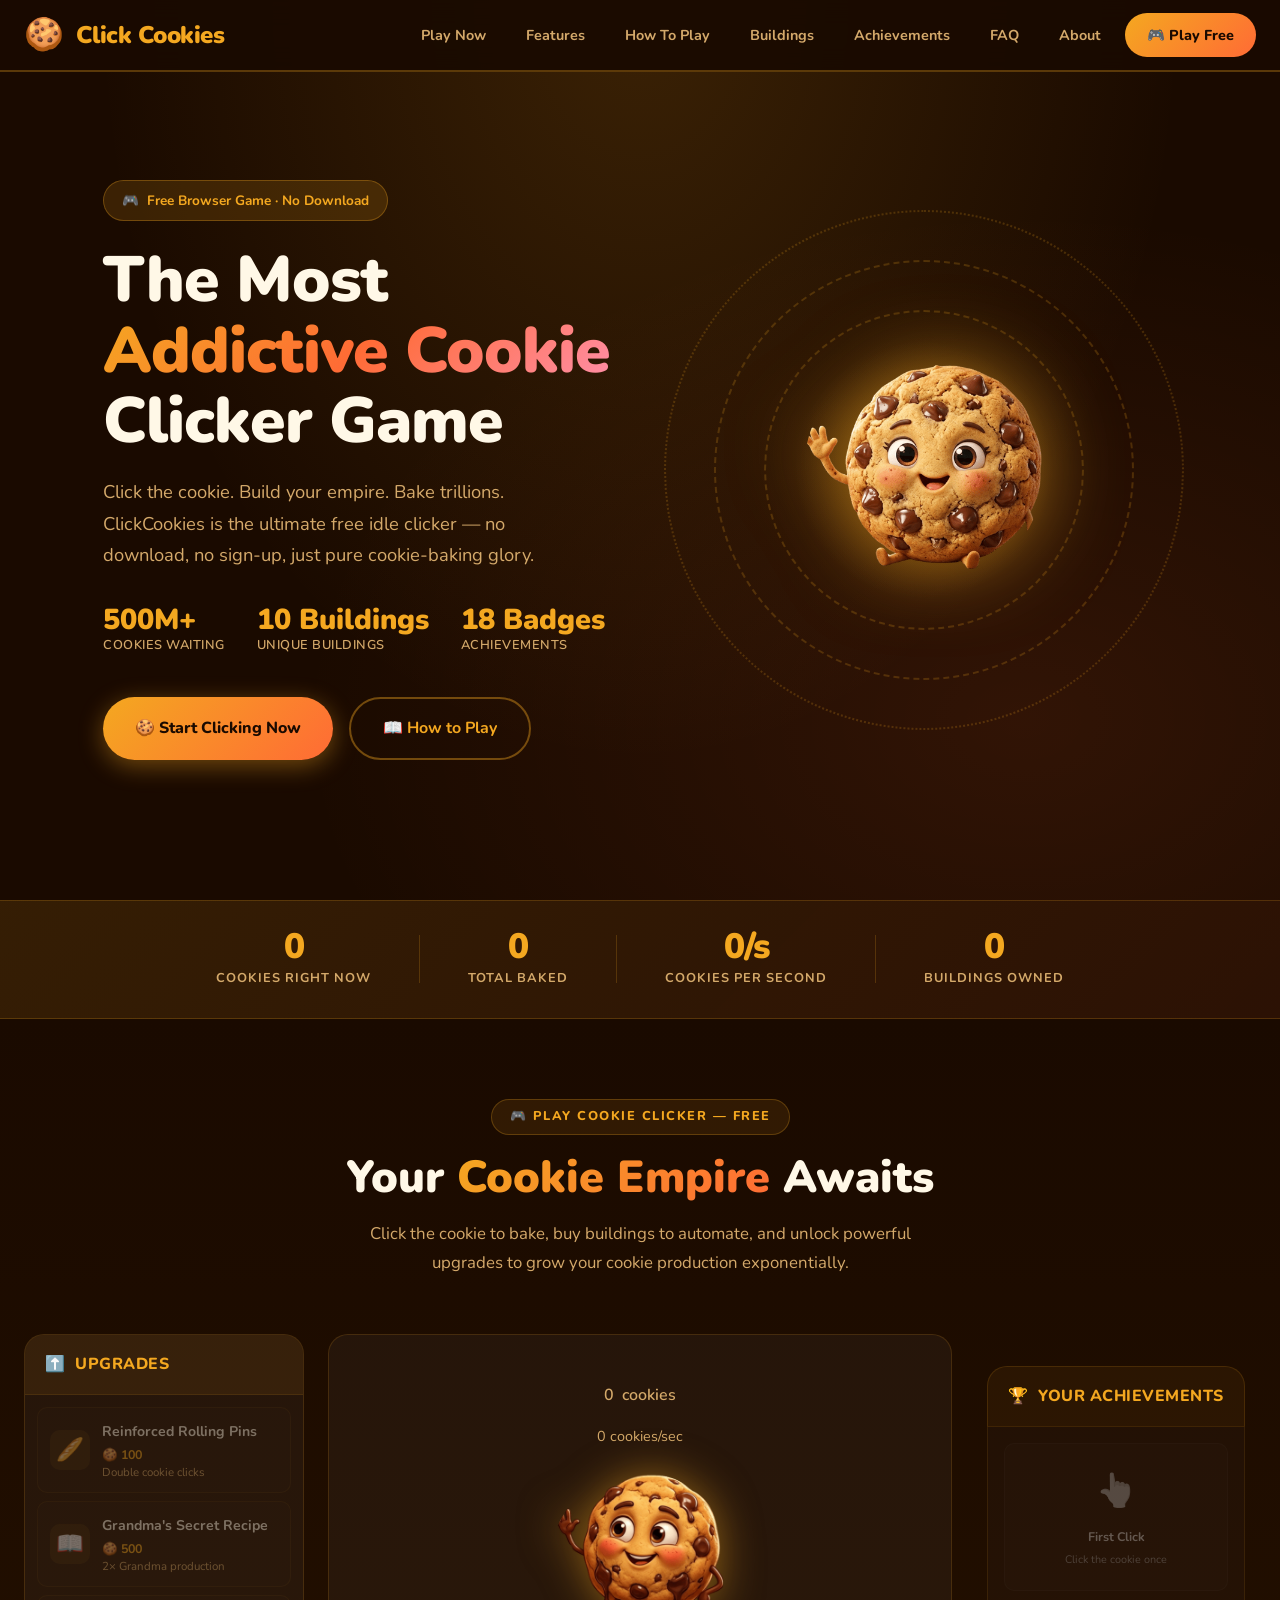
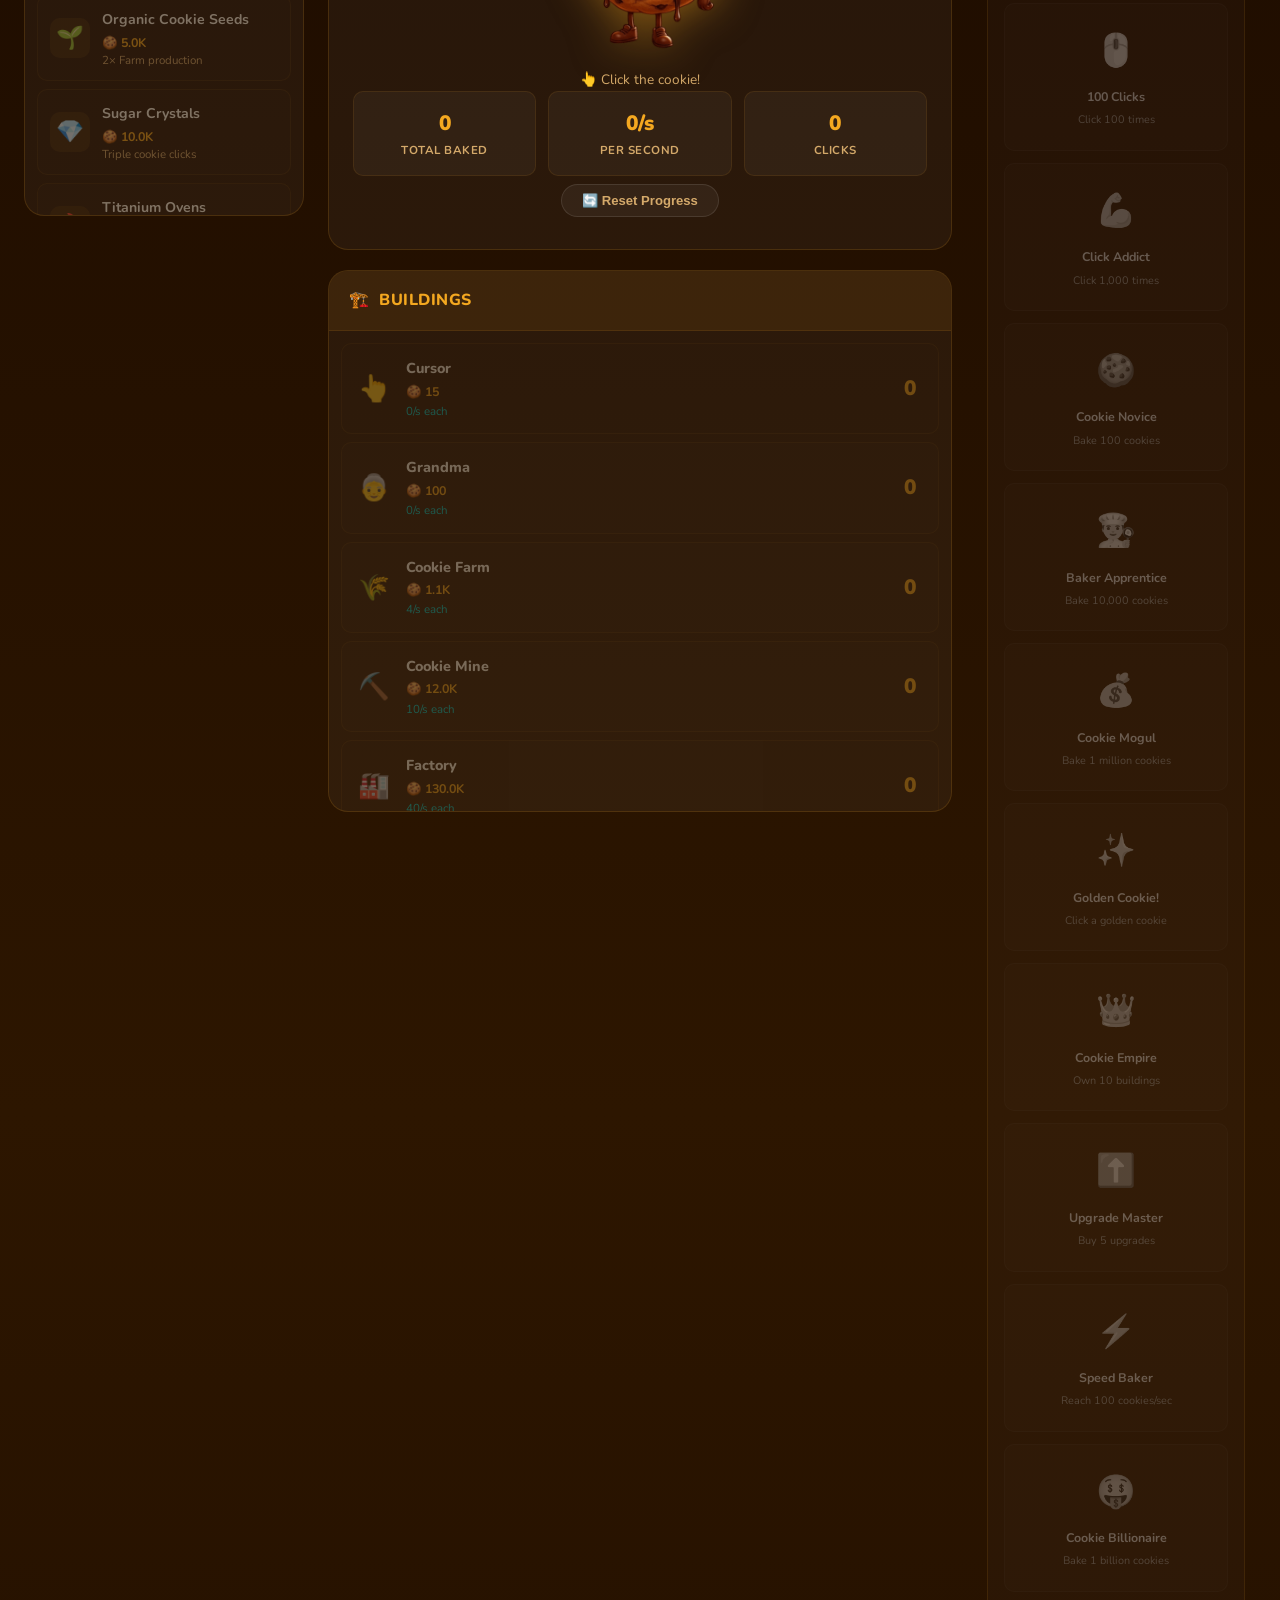
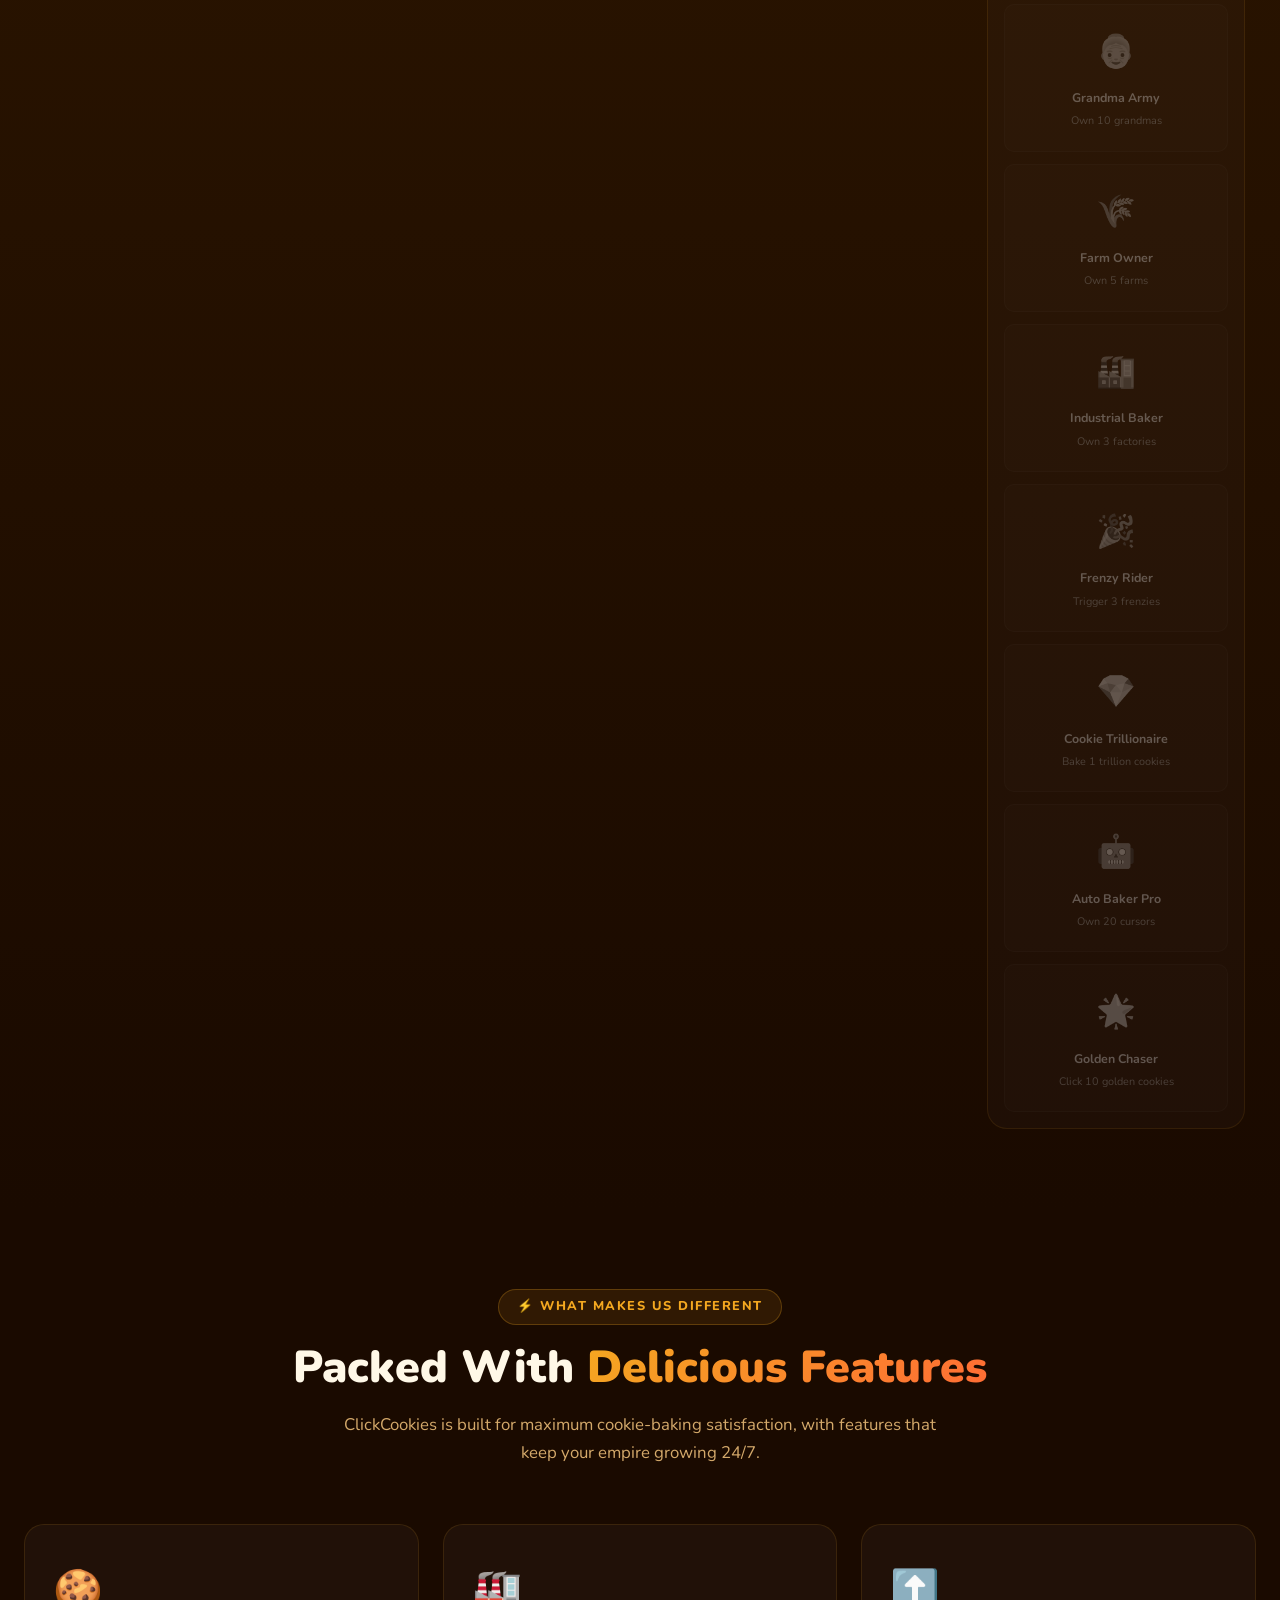
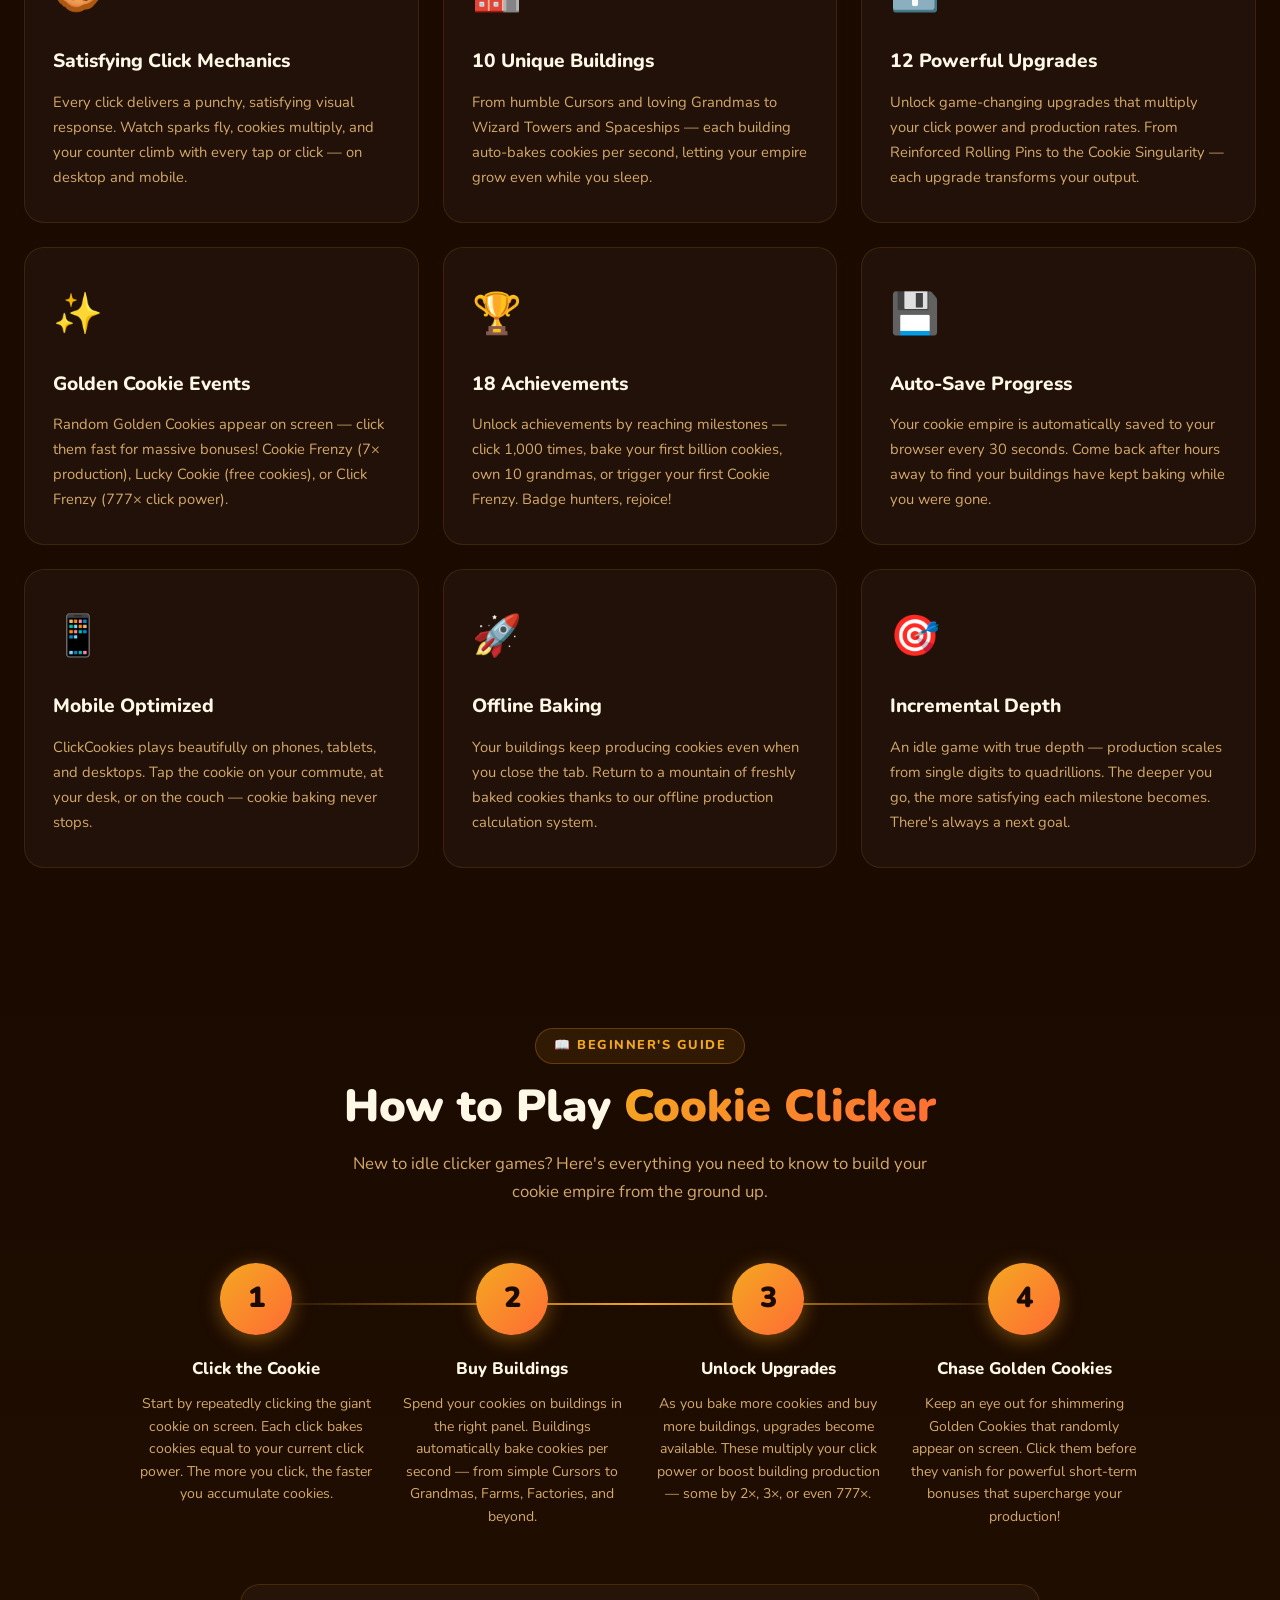
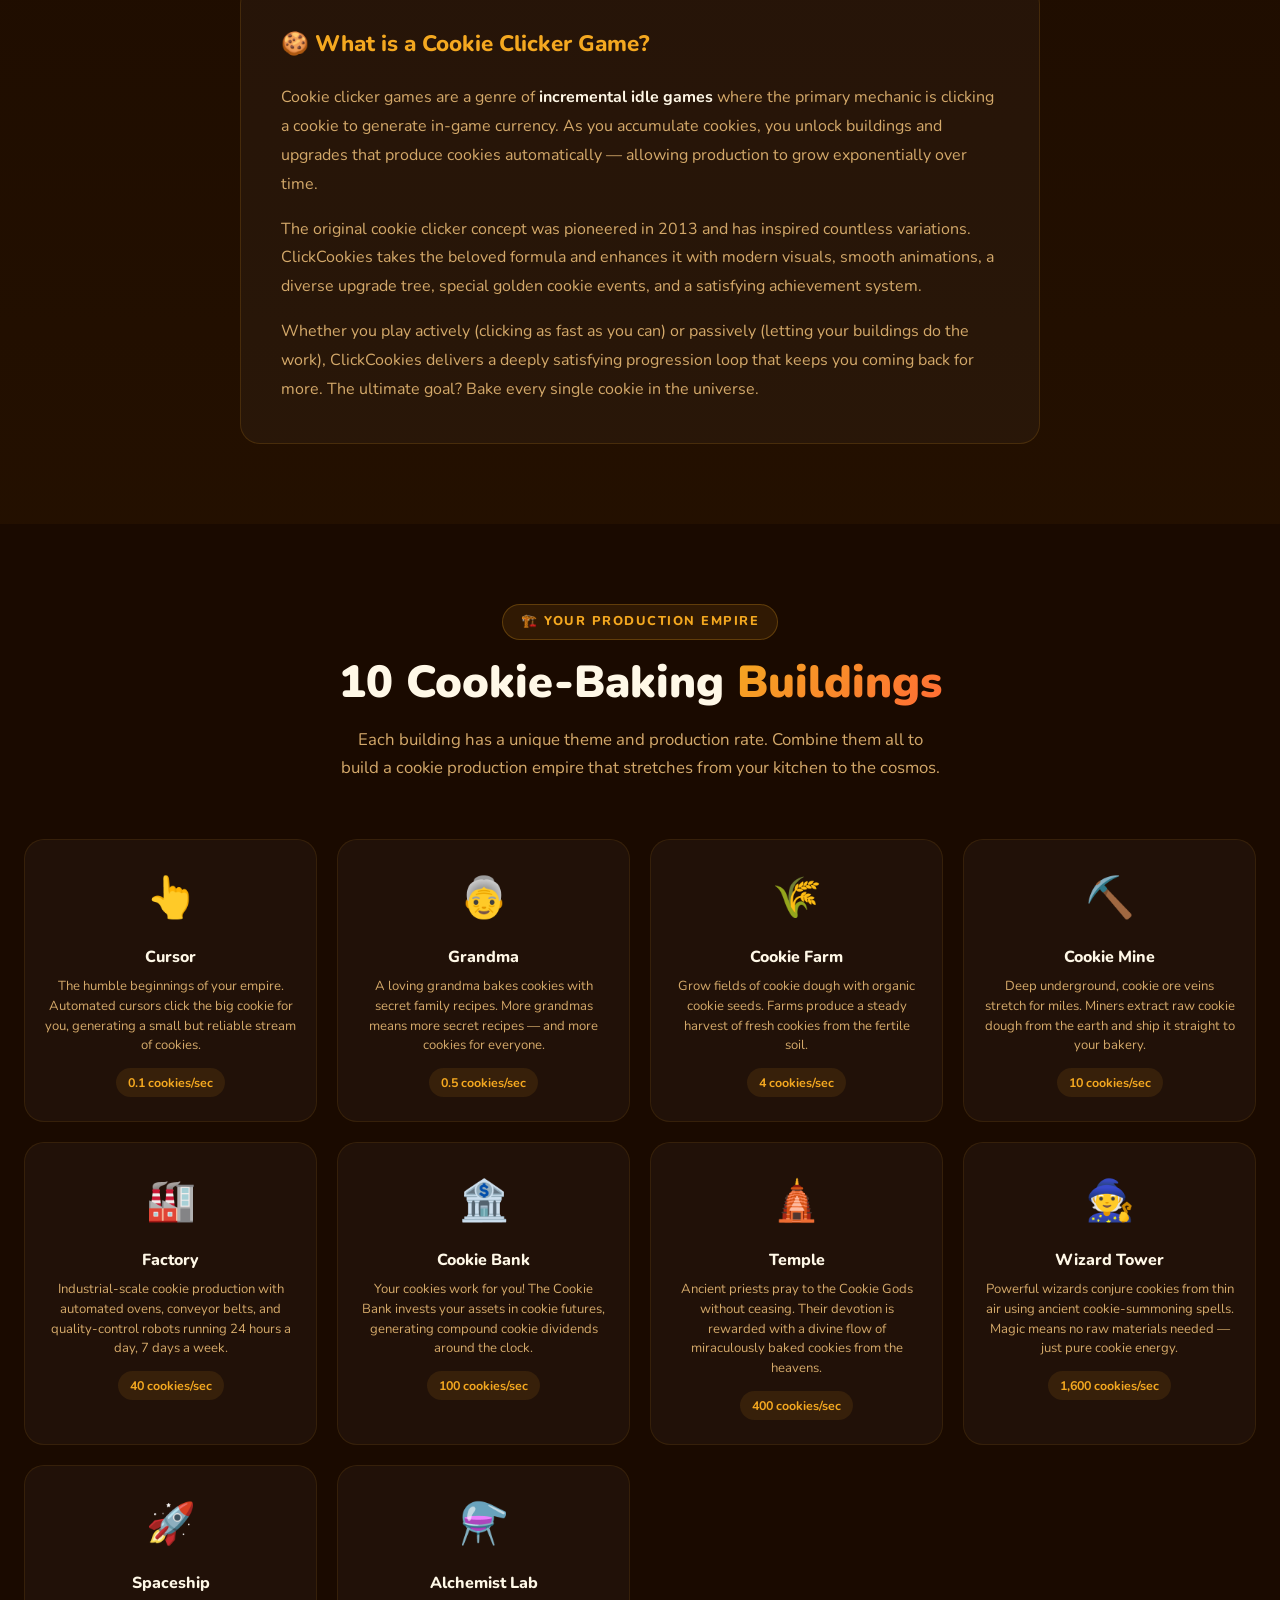
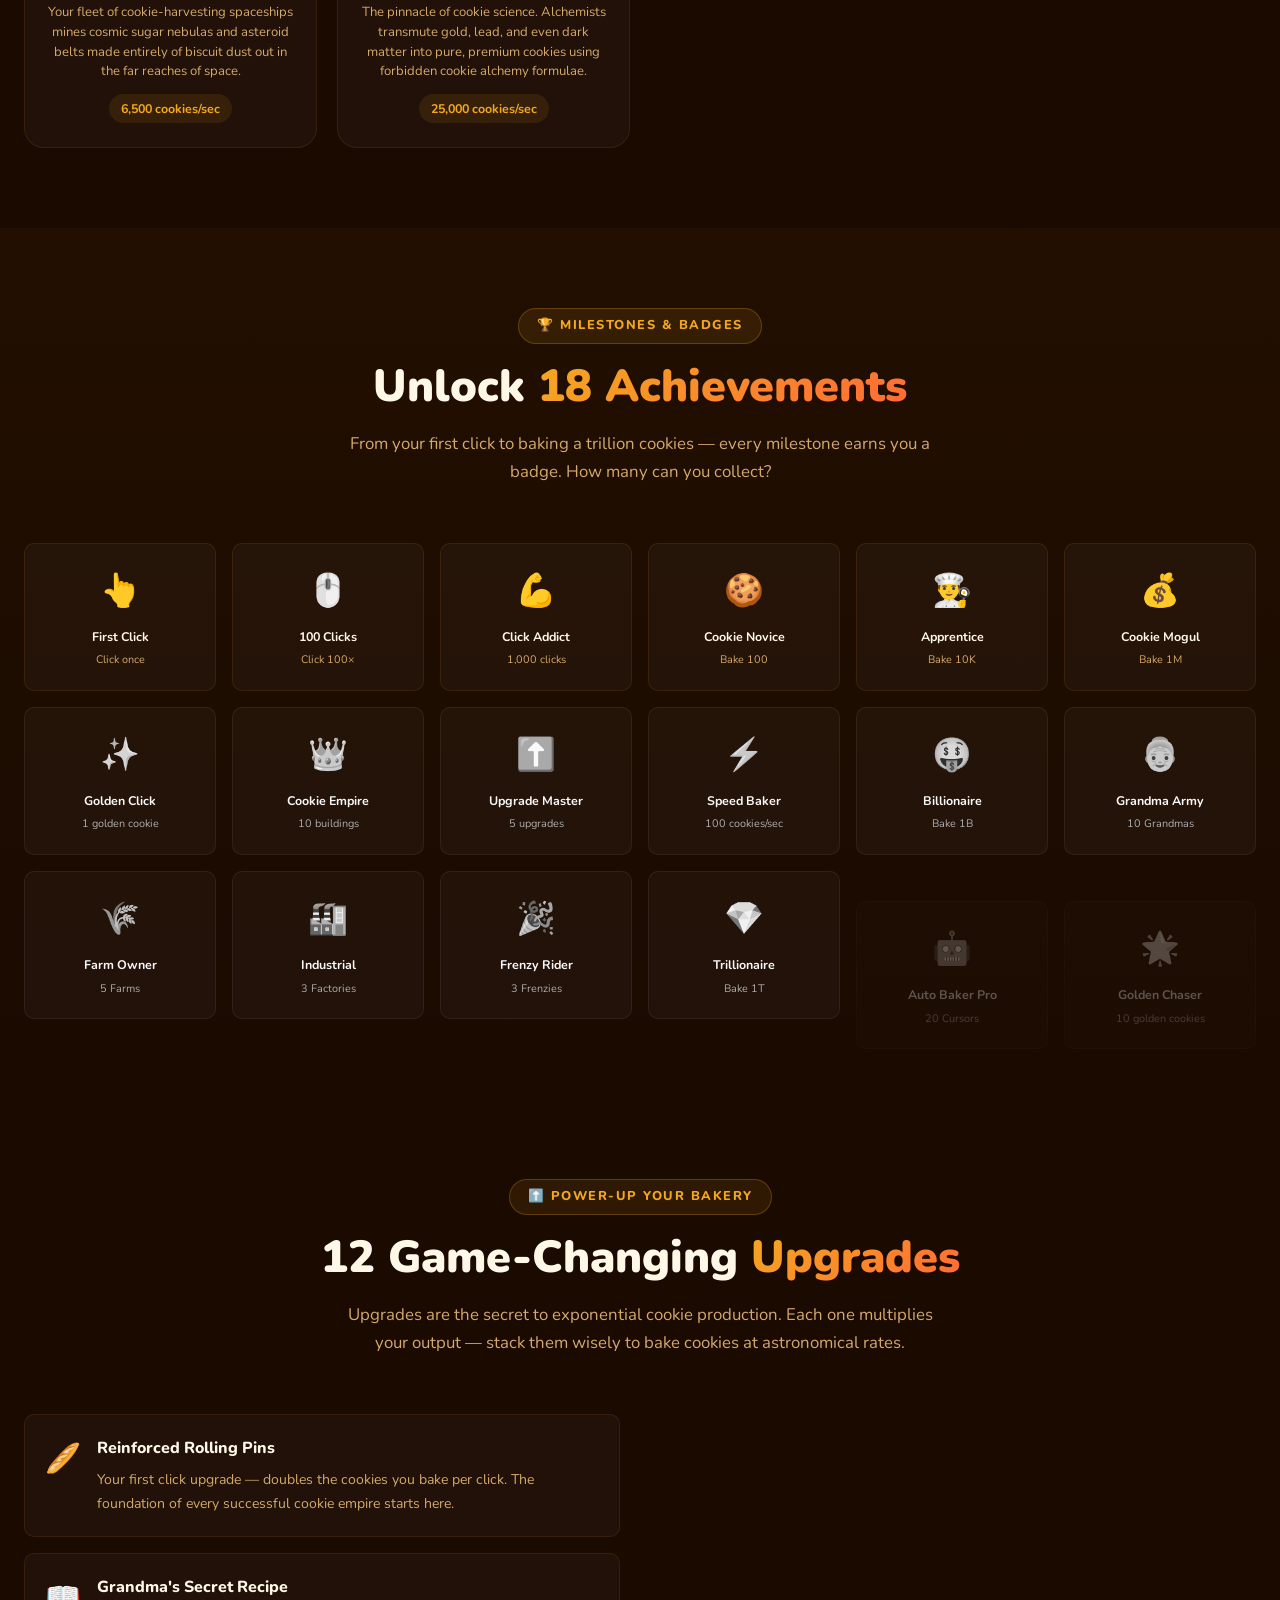
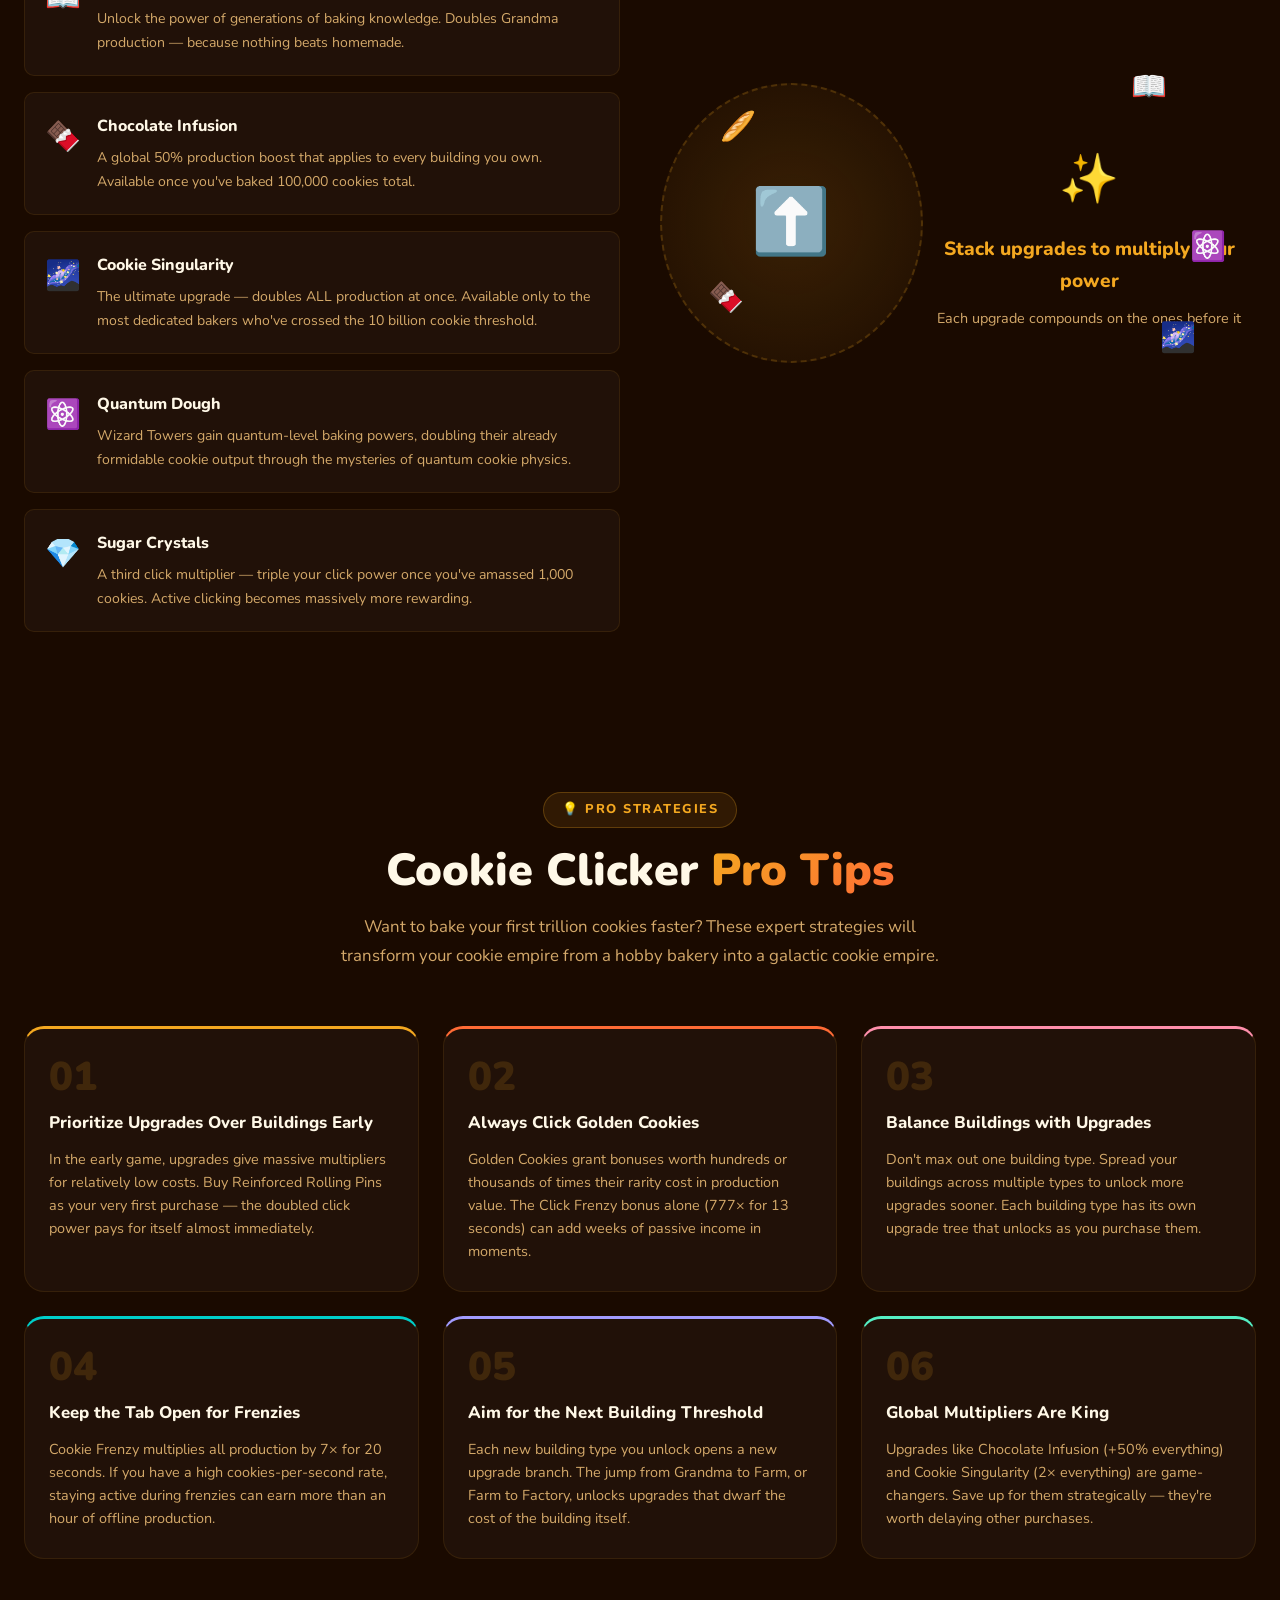
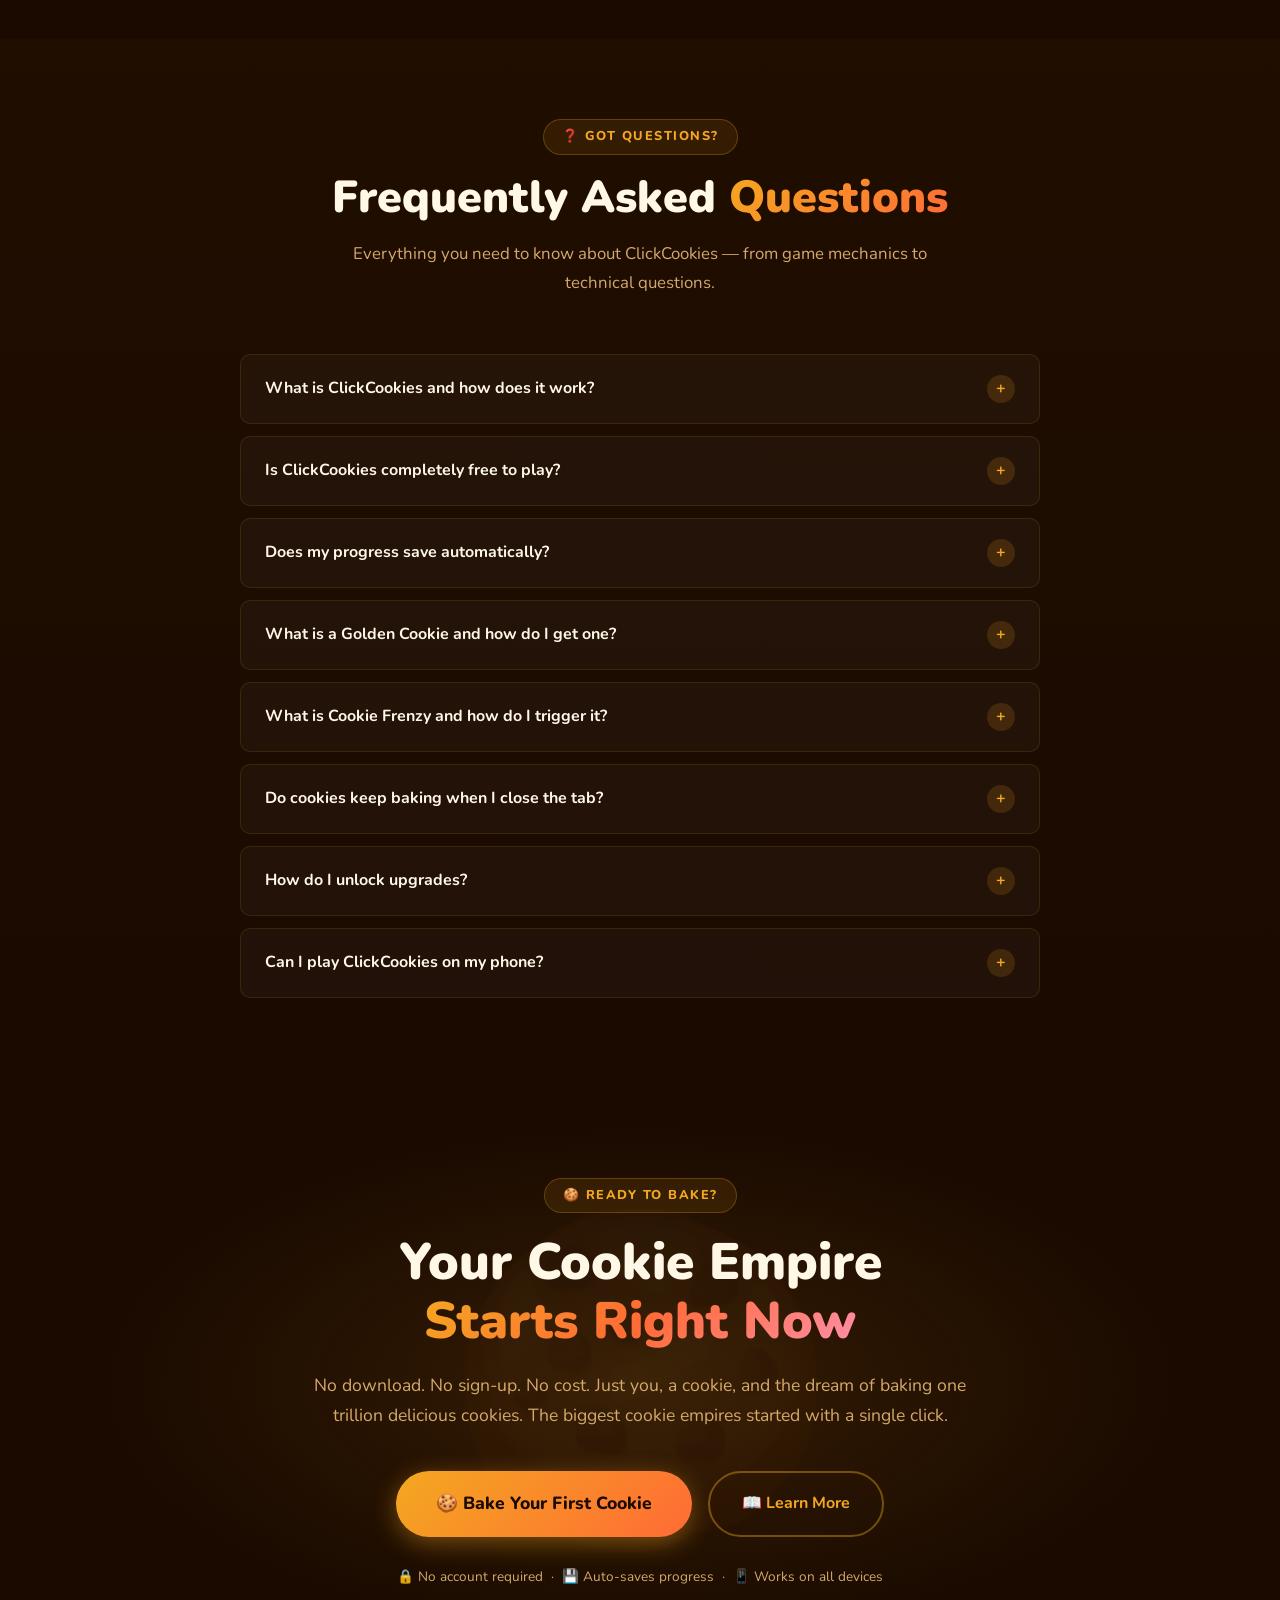
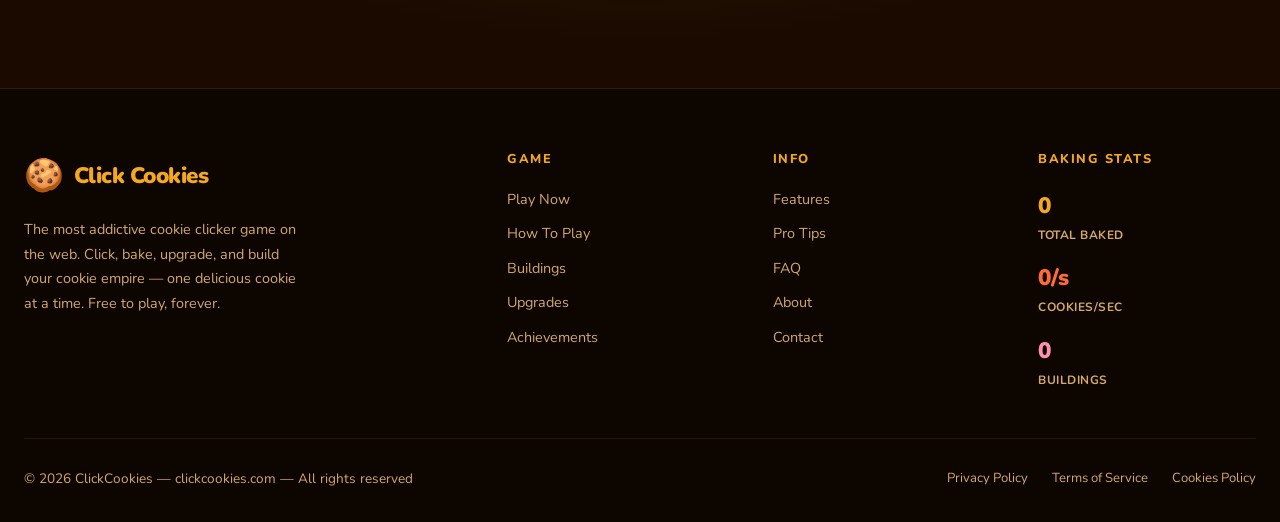
<file: index.html>
<!DOCTYPE html>
<html lang="en">
<head>
  <!-- Google tag (gtag.js) -->
<script async src="https://www.googletagmanager.com/gtag/js?id=G-SF69M360L7"></script>
<script>
  window.dataLayer = window.dataLayer || [];
  function gtag(){dataLayer.push(arguments);}
  gtag('js', new Date());

  gtag('config', 'G-SF69M360L7');
</script>
  <meta charset="UTF-8" />
  <meta name="viewport" content="width=device-width, initial-scale=1.0" />
  <meta http-equiv="X-UA-Compatible" content="IE=edge" />

  <!-- ===== SEO Meta ===== -->
  <title>Cookie Clicker Unblocked — Free Cookie Clicker Game Online | Click Cookies</title>
  <meta name="description" content="Play ClickCookies, the ultimate free cookie clicker game online! Click cookies, build your bakery empire, unlock upgrades, earn achievements, and bake trillions of cookies. No download required." />
  <meta name="keywords" content="cookie clicker, cookie clicker game, click cookies, online cookie game, idle cookie game, cookie clicker online, free cookie game, baking game, idle clicker, incremental game, cookie empire, cookie upgrades, cookie buildings" />
  <meta name="author" content="S M Waqas" />
  <meta name="robots" content="index, follow" />
  <link rel="canonical" href="https://www.clickcookies.com/" />
  <link rel="icon" type="image/png" sizes="32x32" href="/favicon.png">

  <!-- Open Graph -->
  <meta property="og:type"        content="website" />
  <meta property="og:url"         content="https://www.clickcookies.com/" />
  <meta property="og:title"       content="Click Cookies — Free Cookie Clicker Game Online" />
  <meta property="og:description" content="The most addictive free cookie clicker game online. Click, bake, upgrade, and build your cookie empire. Play now — no download needed!" />
  <meta property="og:image"       content="https://www.clickcookies.com/og-image.png" />
  <meta property="og:site_name"   content="Click Cookies" /> 

  <!-- ===== Schema Markup ===== -->
  <script type="application/ld+json">
  {
  "@context": "https://schema.org",
  "@type": "VideoGame",
  "name": "ClickCookies",
  "url": "https://www.clickcookies.com",
  "description": "An addictive incremental idle clicker game where players bake cookies, unlock automated structures, and build a massive baking empire directly in their web browser.",
  "image": "https://www.clickcookies.com/og-image.png",
  "screenshot": "https://www.clickcookies.com/hero.png",
  "genre": [
    "Incremental game",
    "Idle game",
    "Clicker game"
  ],
  "gamePlatform": "Web Browser",
  "applicationCategory": "Game",
  "operatingSystem": "Any",
  "author": {
    "@type": "Person",
    "name": "S M Waqas",
    "jobTitle": "Web Developer & SEO Expert",
    "email": "nolushac@gmail.com"
  },
  "publisher": {
    "@type": "Organization",
    "name": "ClickCookies",
    "url": "https://www.clickcookies.com"
  },
  "offers": {
    "@type": "Offer",
    "price": "0.00",
    "priceCurrency": "USD",
    "category": "Free"
  },
    "featureList": [
      "Cookie clicking mechanics",
      "10 unique buildings",
      "12 upgrades system",
      "18 achievements",
      "Golden cookie events",
      "Auto-save progress",
      "Mobile compatible",
    "Client-side game progression tracking via Web Local Storage",
    "Fully responsive design optimized for mobile and desktop viewports",
    "Automated production systems including Cursors and Grandmas",
    "Deep upgrade and multiplier progression tiers"
    ]
  }
  </script>
  <script type="application/ld+json">
  {
    "@context": "https://schema.org",
    "@type": "FAQPage",
    "mainEntity": [
      {
        "@type": "Question",
        "name": "What is ClickCookies?",
        "acceptedAnswer": {
          "@type": "Answer",
          "text": "ClickCookies is a free browser-based cookie clicker idle game where you click a giant cookie to bake cookies, then spend them on buildings and upgrades to produce even more cookies automatically."
        }
      },
      {
        "@type": "Question",
        "name": "Is ClickCookies free to play?",
        "acceptedAnswer": {
          "@type": "Answer",
          "text": "Yes! ClickCookies is completely free to play with no downloads, no installations, and no purchases required. Just open your browser and start clicking."
        }
      },
      {
        "@type": "Question",
        "name": "Does ClickCookies save my progress?",
        "acceptedAnswer": {
          "@type": "Answer",
          "text": "Yes, your progress is automatically saved to your browser's local storage every 30 seconds. Your cookie empire will be waiting for you when you return."
        }
      },
      {
        "@type": "Question",
        "name": "What is a Golden Cookie in ClickCookies?",
        "acceptedAnswer": {
          "@type": "Answer",
          "text": "A Golden Cookie is a special shimmering cookie that randomly appears on screen. Click it quickly before it vanishes to receive a powerful bonus — like Cookie Frenzy (7× production for 20 seconds), Lucky Cookies (free cookies), or Click Frenzy (777× click power)."
        }
      }
    ]
  }
  </script>

  <!-- Preload fonts -->
  <link rel="preconnect" href="https://fonts.googleapis.com" />
  <link rel="preconnect" href="https://fonts.gstatic.com" crossorigin />
  <link href="https://fonts.googleapis.com/css2?family=Nunito:wght@400;600;700;800;900&display=swap" rel="stylesheet" />

  <link rel="stylesheet" href="css/style.css" />

  <!-- Favicon inline SVG -->
</head>
<body>

  <!-- ===== HEADER (JS component) ===== -->
  <header id="site-header" role="banner"></header>

  <!-- ===== FRENZY BANNER ===== -->
  <div class="frenzy-banner" role="alert" aria-live="polite">🎉 Cookie Frenzy!</div>

  <!-- ===== GOLDEN COOKIE ===== -->
  <div class="golden-cookie" id="golden-cookie" role="button" tabindex="0"
       aria-label="Click the Golden Cookie for a bonus!" onclick="window.CookieGameAPI && window.CookieGameAPI.collectGolden()">
    <div class="golden-pulse"></div>
    <img src="data:image/svg+xml,%3Csvg xmlns='http://www.w3.org/2000/svg' viewBox='0 0 100 100'%3E%3Ccircle cx='50' cy='50' r='48' fill='%23FFD700' stroke='%23FFA500' stroke-width='3'/%3E%3Ccircle cx='35' cy='38' r='6' fill='%23CC8800' opacity='.6'/%3E%3Ccircle cx='62' cy='32' r='4' fill='%23CC8800' opacity='.5'/%3E%3Ccircle cx='55' cy='60' r='7' fill='%23CC8800' opacity='.6'/%3E%3Ccircle cx='28' cy='58' r='5' fill='%23CC8800' opacity='.5'/%3E%3Ccircle cx='70' cy='55' r='4' fill='%23CC8800' opacity='.4'/%3E%3Ccircle cx='45' cy='75' r='5' fill='%23CC8800' opacity='.5'/%3E%3Ctext x='50' y='55' text-anchor='middle' font-size='28' opacity='.15'%3E✨%3C/text%3E%3C/svg%3E"
         alt="Golden Cookie bonus" />
  </div>

  <main>

    <!-- ===== SECTION 1: HERO ===== -->
    <section id="hero" aria-label="Hero — Play Cookie Clicker">
      <div class="hero-particles" aria-hidden="true"></div>
      <div class="hero-content">
        <div class="hero-text">
          <div class="hero-badge fade-in">
            <span>🎮</span> Free Browser Game · No Download
          </div>
          <h1 class="hero-title fade-in">
            The Most<br/>
            <span class="highlight">Addictive Cookie</span><br/>
            Clicker Game
          </h1>
          <p class="hero-desc fade-in">
            Click the cookie. Build your empire. Bake trillions. ClickCookies is the ultimate free idle clicker — no download, no sign-up, just pure cookie-baking glory.
          </p>
          <div class="hero-stats fade-in">
            <div>
              <div class="hero-stat-num" data-count="500" data-suffix="M+">0</div>
              <div class="hero-stat-label">Cookies Waiting</div>
            </div>
            <div>
              <div class="hero-stat-num" data-count="10" data-suffix=" Buildings">0</div>
              <div class="hero-stat-label">Unique Buildings</div>
            </div>
            <div>
              <div class="hero-stat-num" data-count="18" data-suffix=" Badges">0</div>
              <div class="hero-stat-label">Achievements</div>
            </div>
          </div>
          <div class="hero-btns fade-in">
            <a href="#game" class="btn-primary">🍪 Start Clicking Now</a>
            <a href="#how-to-play" class="btn-secondary">📖 How to Play</a>
          </div>
        </div>

        <div class="hero-cookie-wrap" aria-label="Click the cookie to start">
  <div class="hero-cookie-ring ring-1" aria-hidden="true"></div>
  <div class="hero-cookie-ring ring-2" aria-hidden="true"></div>
  <div class="hero-cookie-ring ring-3" aria-hidden="true"></div>
  <div class="cookie-glow" aria-hidden="true"></div>
  <div class="cookie-orbit orbit-1" aria-hidden="true">⭐</div>
  <div class="cookie-orbit orbit-2" aria-hidden="true">✨</div>
  <div class="cookie-orbit orbit-3" aria-hidden="true">🍫</div>
  
  <img
    src="/hero.png"
    alt="Giant Cookie — Click to bake cookies"
    class="hero-cookie-img"
    id="hero-cookie-btn"
    role="button"
    tabindex="0"
    aria-label="Click the cookie to bake"
  />
</div>
      </div>
    </section>

    <!-- ===== SECTION 2: LIVE STATS BANNER ===== -->
    <section id="cookie-counter" aria-label="Live game statistics">
      <div class="counter-inner">
        <div class="counter-item">
          <div class="counter-num" data-live="cookies">0</div>
          <div class="counter-label">Cookies Right Now</div>
        </div>
        <div class="counter-divider" aria-hidden="true"></div>
        <div class="counter-item">
          <div class="counter-num" data-live="total">0</div>
          <div class="counter-label">Total Baked</div>
        </div>
        <div class="counter-divider" aria-hidden="true"></div>
        <div class="counter-item">
          <div class="counter-num" data-live="cps">0/s</div>
          <div class="counter-label">Cookies Per Second</div>
        </div>
        <div class="counter-divider" aria-hidden="true"></div>
        <div class="counter-item">
          <div class="counter-num" data-live="buildings">0</div>
          <div class="counter-label">Buildings Owned</div>
        </div>
      </div>
    </section>

    <!-- ===== SECTION 3: THE GAME ===== -->
    <section id="game" aria-label="Cookie Clicker Game">
      <div class="section-header">
        <div class="section-eyebrow">🎮 Play Cookie Clicker — Free</div>
        <h2 class="section-title">Your <span class="grad">Cookie Empire</span> Awaits</h2>
        <p class="section-desc">Click the cookie to bake, buy buildings to automate, and unlock powerful upgrades to grow your cookie production exponentially.</p>
      </div>

      <div class="game-layout">

        <!-- Left: Upgrades -->
        <aside class="game-panel" aria-label="Upgrades">
          <div class="panel-header">
            <span>⬆️</span>
            <div class="panel-title">Upgrades</div>
          </div>
          <div class="upgrades-list" id="upgrades-list" role="list" aria-label="Available upgrades"></div>
        </aside>

        <!-- Center: Main Cookie -->
        <div class="game-center">
          <div class="cookie-clicker-area" role="main" aria-label="Cookie baking area">
            <div class="game-cookie-score">
              <span id="game-score">0</span>
              <span> cookies</span>
            </div>
            <div class="game-cps" id="game-cps-bar">0 cookies/sec</div>
<button class="game-cookie-btn" id="game-cookie-btn" aria-label="Click to bake a cookie">
  <img src="/clickcookie.png" alt="Cookie — click me!" />
</button>
<div class="click-hint" aria-hidden="true">👆 Click the cookie!</div>

          <div class="game-stats-bar">
            <div class="stat-card">
              <div class="stat-card-val" id="game-total">0</div>
              <div class="stat-card-lbl">Total Baked</div>
            </div>
            <div class="stat-card">
              <div class="stat-card-val" id="game-cps">0/s</div>
              <div class="stat-card-lbl">Per Second</div>
            </div>
            <div class="stat-card">
              <div class="stat-card-val" id="game-clicks">0</div>
              <div class="stat-card-lbl">Clicks</div>
            </div>
          </div>

          <div style="text-align:center;margin-top:8px;">
            <button onclick="window.CookieGameAPI && window.CookieGameAPI.resetGame()"
              style="background:rgba(255,255,255,0.05);border:1px solid rgba(255,255,255,0.1);color:var(--text-muted);padding:8px 20px;border-radius:50px;cursor:pointer;font-size:0.82rem;font-weight:700;transition:all 0.2s;"
              onmouseover="this.style.borderColor='rgba(255,107,53,0.4)';this.style.color='var(--cookie-warm)'"
              onmouseout="this.style.borderColor='rgba(255,255,255,0.1)';this.style.color='var(--text-muted)'"
              aria-label="Reset game progress">
              🔄 Reset Progress
            </button>
          </div>
        </div>

        <!-- Right: Buildings -->
        <aside class="game-panel" aria-label="Buildings">
          <div class="panel-header">
            <span>🏗️</span>
            <div class="panel-title">Buildings</div>
          </div>
          <div class="buildings-list" id="buildings-list" role="list" aria-label="Available buildings"></div>
        </aside>

      </div>

      <!-- In-game Achievements -->
      <div style="max-width:1280px;margin:32px auto 0;">
        <div class="panel-header" style="background:rgba(244,168,32,0.06);border:1px solid rgba(244,168,32,0.15);border-radius:var(--radius) var(--radius) 0 0;border-bottom:1px solid rgba(244,168,32,0.1);">
          <span>🏆</span>
          <div class="panel-title">Your Achievements</div>
        </div>
        <div id="achievements-game-grid"
          style="display:grid;grid-template-columns:repeat(auto-fill,minmax(140px,1fr));gap:12px;padding:16px;background:rgba(255,255,255,0.02);border:1px solid rgba(244,168,32,0.1);border-top:none;border-radius:0 0 var(--radius) var(--radius);"
          role="list" aria-label="Achievements">
        </div>
      </div>
    </section>

    <!-- ===== SECTION 4: FEATURES ===== -->
    <section id="features" aria-labelledby="features-title">
      <div class="section-header">
        <div class="section-eyebrow">⚡ What Makes Us Different</div>
        <h2 class="section-title" id="features-title">Packed With <span class="grad">Delicious Features</span></h2>
        <p class="section-desc">ClickCookies is built for maximum cookie-baking satisfaction, with features that keep your empire growing 24/7.</p>
      </div>
      <div class="features-grid" style="max-width:1280px;margin:0 auto;">
        <article class="feature-card fade-in">
          <span class="feature-icon">🍪</span>
          <h3 class="feature-title">Satisfying Click Mechanics</h3>
          <p class="feature-text">Every click delivers a punchy, satisfying visual response. Watch sparks fly, cookies multiply, and your counter climb with every tap or click — on desktop and mobile.</p>
        </article>
        <article class="feature-card fade-in">
          <span class="feature-icon">🏭</span>
          <h3 class="feature-title">10 Unique Buildings</h3>
          <p class="feature-text">From humble Cursors and loving Grandmas to Wizard Towers and Spaceships — each building auto-bakes cookies per second, letting your empire grow even while you sleep.</p>
        </article>
        <article class="feature-card fade-in">
          <span class="feature-icon">⬆️</span>
          <h3 class="feature-title">12 Powerful Upgrades</h3>
          <p class="feature-text">Unlock game-changing upgrades that multiply your click power and production rates. From Reinforced Rolling Pins to the Cookie Singularity — each upgrade transforms your output.</p>
        </article>
        <article class="feature-card fade-in">
          <span class="feature-icon">✨</span>
          <h3 class="feature-title">Golden Cookie Events</h3>
          <p class="feature-text">Random Golden Cookies appear on screen — click them fast for massive bonuses! Cookie Frenzy (7× production), Lucky Cookie (free cookies), or Click Frenzy (777× click power).</p>
        </article>
        <article class="feature-card fade-in">
          <span class="feature-icon">🏆</span>
          <h3 class="feature-title">18 Achievements</h3>
          <p class="feature-text">Unlock achievements by reaching milestones — click 1,000 times, bake your first billion cookies, own 10 grandmas, or trigger your first Cookie Frenzy. Badge hunters, rejoice!</p>
        </article>
        <article class="feature-card fade-in">
          <span class="feature-icon">💾</span>
          <h3 class="feature-title">Auto-Save Progress</h3>
          <p class="feature-text">Your cookie empire is automatically saved to your browser every 30 seconds. Come back after hours away to find your buildings have kept baking while you were gone.</p>
        </article>
        <article class="feature-card fade-in">
          <span class="feature-icon">📱</span>
          <h3 class="feature-title">Mobile Optimized</h3>
          <p class="feature-text">ClickCookies plays beautifully on phones, tablets, and desktops. Tap the cookie on your commute, at your desk, or on the couch — cookie baking never stops.</p>
        </article>
        <article class="feature-card fade-in">
          <span class="feature-icon">🚀</span>
          <h3 class="feature-title">Offline Baking</h3>
          <p class="feature-text">Your buildings keep producing cookies even when you close the tab. Return to a mountain of freshly baked cookies thanks to our offline production calculation system.</p>
        </article>
        <article class="feature-card fade-in">
          <span class="feature-icon">🎯</span>
          <h3 class="feature-title">Incremental Depth</h3>
          <p class="feature-text">An idle game with true depth — production scales from single digits to quadrillions. The deeper you go, the more satisfying each milestone becomes. There's always a next goal.</p>
        </article>
      </div>
    </section>

    <!-- ===== SECTION 5: HOW TO PLAY ===== -->
    <section id="how-to-play" aria-labelledby="htp-title">
      <div class="section-header">
        <div class="section-eyebrow">📖 Beginner's Guide</div>
        <h2 class="section-title" id="htp-title">How to Play <span class="grad">Cookie Clicker</span></h2>
        <p class="section-desc">New to idle clicker games? Here's everything you need to know to build your cookie empire from the ground up.</p>
      </div>
      <div class="steps-grid">
        <div class="step-card fade-in">
          <div class="step-num">1</div>
          <h3 class="step-title">Click the Cookie</h3>
          <p class="step-text">Start by repeatedly clicking the giant cookie on screen. Each click bakes cookies equal to your current click power. The more you click, the faster you accumulate cookies.</p>
        </div>
        <div class="step-card fade-in">
          <div class="step-num">2</div>
          <h3 class="step-title">Buy Buildings</h3>
          <p class="step-text">Spend your cookies on buildings in the right panel. Buildings automatically bake cookies per second — from simple Cursors to Grandmas, Farms, Factories, and beyond.</p>
        </div>
        <div class="step-card fade-in">
          <div class="step-num">3</div>
          <h3 class="step-title">Unlock Upgrades</h3>
          <p class="step-text">As you bake more cookies and buy more buildings, upgrades become available. These multiply your click power or boost building production — some by 2×, 3×, or even 777×.</p>
        </div>
        <div class="step-card fade-in">
          <div class="step-num">4</div>
          <h3 class="step-title">Chase Golden Cookies</h3>
          <p class="step-text">Keep an eye out for shimmering Golden Cookies that randomly appear on screen. Click them before they vanish for powerful short-term bonuses that supercharge your production!</p>
        </div>
      </div>

      <div style="max-width:800px;margin:56px auto 0;background:rgba(255,255,255,0.03);border:1px solid rgba(244,168,32,0.15);border-radius:var(--radius);padding:40px;" class="fade-in">
        <h3 style="font-size:1.4rem;font-weight:800;margin-bottom:20px;color:var(--cookie-gold);">🍪 What is a Cookie Clicker Game?</h3>
        <p style="color:var(--text-muted);line-height:1.8;margin-bottom:16px;">
          Cookie clicker games are a genre of <strong style="color:var(--text-light);">incremental idle games</strong> where the primary mechanic is clicking a cookie to generate in-game currency. As you accumulate cookies, you unlock buildings and upgrades that produce cookies automatically — allowing production to grow exponentially over time.
        </p>
        <p style="color:var(--text-muted);line-height:1.8;margin-bottom:16px;">
          The original cookie clicker concept was pioneered in 2013 and has inspired countless variations. ClickCookies takes the beloved formula and enhances it with modern visuals, smooth animations, a diverse upgrade tree, special golden cookie events, and a satisfying achievement system.
        </p>
        <p style="color:var(--text-muted);line-height:1.8;">
          Whether you play actively (clicking as fast as you can) or passively (letting your buildings do the work), ClickCookies delivers a deeply satisfying progression loop that keeps you coming back for more. The ultimate goal? Bake every single cookie in the universe.
        </p>
      </div>
    </section>

    <!-- ===== SECTION 6: BUILDINGS ===== -->
    <section id="buildings-info" aria-labelledby="buildings-title">
      <div class="section-header">
        <div class="section-eyebrow">🏗️ Your Production Empire</div>
        <h2 class="section-title" id="buildings-title">10 Cookie-Baking <span class="grad">Buildings</span></h2>
        <p class="section-desc">Each building has a unique theme and production rate. Combine them all to build a cookie production empire that stretches from your kitchen to the cosmos.</p>
      </div>
      <div class="buildings-showcase">
        <div class="building-card fade-in">
          <div class="building-card-icon">👆</div>
          <h3 class="building-card-name">Cursor</h3>
          <p class="building-card-desc">The humble beginnings of your empire. Automated cursors click the big cookie for you, generating a small but reliable stream of cookies.</p>
          <span class="building-card-stat">0.1 cookies/sec</span>
        </div>
        <div class="building-card fade-in">
          <div class="building-card-icon">👵</div>
          <h3 class="building-card-name">Grandma</h3>
          <p class="building-card-desc">A loving grandma bakes cookies with secret family recipes. More grandmas means more secret recipes — and more cookies for everyone.</p>
          <span class="building-card-stat">0.5 cookies/sec</span>
        </div>
        <div class="building-card fade-in">
          <div class="building-card-icon">🌾</div>
          <h3 class="building-card-name">Cookie Farm</h3>
          <p class="building-card-desc">Grow fields of cookie dough with organic cookie seeds. Farms produce a steady harvest of fresh cookies from the fertile soil.</p>
          <span class="building-card-stat">4 cookies/sec</span>
        </div>
        <div class="building-card fade-in">
          <div class="building-card-icon">⛏️</div>
          <h3 class="building-card-name">Cookie Mine</h3>
          <p class="building-card-desc">Deep underground, cookie ore veins stretch for miles. Miners extract raw cookie dough from the earth and ship it straight to your bakery.</p>
          <span class="building-card-stat">10 cookies/sec</span>
        </div>
        <div class="building-card fade-in">
          <div class="building-card-icon">🏭</div>
          <h3 class="building-card-name">Factory</h3>
          <p class="building-card-desc">Industrial-scale cookie production with automated ovens, conveyor belts, and quality-control robots running 24 hours a day, 7 days a week.</p>
          <span class="building-card-stat">40 cookies/sec</span>
        </div>
        <div class="building-card fade-in">
          <div class="building-card-icon">🏦</div>
          <h3 class="building-card-name">Cookie Bank</h3>
          <p class="building-card-desc">Your cookies work for you! The Cookie Bank invests your assets in cookie futures, generating compound cookie dividends around the clock.</p>
          <span class="building-card-stat">100 cookies/sec</span>
        </div>
        <div class="building-card fade-in">
          <div class="building-card-icon">🛕</div>
          <h3 class="building-card-name">Temple</h3>
          <p class="building-card-desc">Ancient priests pray to the Cookie Gods without ceasing. Their devotion is rewarded with a divine flow of miraculously baked cookies from the heavens.</p>
          <span class="building-card-stat">400 cookies/sec</span>
        </div>
        <div class="building-card fade-in">
          <div class="building-card-icon">🧙</div>
          <h3 class="building-card-name">Wizard Tower</h3>
          <p class="building-card-desc">Powerful wizards conjure cookies from thin air using ancient cookie-summoning spells. Magic means no raw materials needed — just pure cookie energy.</p>
          <span class="building-card-stat">1,600 cookies/sec</span>
        </div>
        <div class="building-card fade-in">
          <div class="building-card-icon">🚀</div>
          <h3 class="building-card-name">Spaceship</h3>
          <p class="building-card-desc">Your fleet of cookie-harvesting spaceships mines cosmic sugar nebulas and asteroid belts made entirely of biscuit dust out in the far reaches of space.</p>
          <span class="building-card-stat">6,500 cookies/sec</span>
        </div>
        <div class="building-card fade-in">
          <div class="building-card-icon">⚗️</div>
          <h3 class="building-card-name">Alchemist Lab</h3>
          <p class="building-card-desc">The pinnacle of cookie science. Alchemists transmute gold, lead, and even dark matter into pure, premium cookies using forbidden cookie alchemy formulae.</p>
          <span class="building-card-stat">25,000 cookies/sec</span>
        </div>
      </div>
    </section>

    <!-- ===== SECTION 7: ACHIEVEMENTS ===== -->
    <section id="achievements" aria-labelledby="achievements-title">
      <div class="section-header">
        <div class="section-eyebrow">🏆 Milestones & Badges</div>
        <h2 class="section-title" id="achievements-title">Unlock <span class="grad">18 Achievements</span></h2>
        <p class="section-desc">From your first click to baking a trillion cookies — every milestone earns you a badge. How many can you collect?</p>
      </div>
      <div class="achievements-grid" style="max-width:1280px;margin:0 auto;">
        <div class="achievement-badge fade-in"><div class="ach-icon">👆</div><div class="ach-name">First Click</div><div class="ach-req">Click once</div></div>
        <div class="achievement-badge fade-in"><div class="ach-icon">🖱️</div><div class="ach-name">100 Clicks</div><div class="ach-req">Click 100×</div></div>
        <div class="achievement-badge fade-in"><div class="ach-icon">💪</div><div class="ach-name">Click Addict</div><div class="ach-req">1,000 clicks</div></div>
        <div class="achievement-badge fade-in"><div class="ach-icon">🍪</div><div class="ach-name">Cookie Novice</div><div class="ach-req">Bake 100</div></div>
        <div class="achievement-badge fade-in"><div class="ach-icon">👨‍🍳</div><div class="ach-name">Apprentice</div><div class="ach-req">Bake 10K</div></div>
        <div class="achievement-badge fade-in"><div class="ach-icon">💰</div><div class="ach-name">Cookie Mogul</div><div class="ach-req">Bake 1M</div></div>
        <div class="achievement-badge locked fade-in"><div class="ach-icon">✨</div><div class="ach-name">Golden Click</div><div class="ach-req">1 golden cookie</div></div>
        <div class="achievement-badge locked fade-in"><div class="ach-icon">👑</div><div class="ach-name">Cookie Empire</div><div class="ach-req">10 buildings</div></div>
        <div class="achievement-badge locked fade-in"><div class="ach-icon">⬆️</div><div class="ach-name">Upgrade Master</div><div class="ach-req">5 upgrades</div></div>
        <div class="achievement-badge locked fade-in"><div class="ach-icon">⚡</div><div class="ach-name">Speed Baker</div><div class="ach-req">100 cookies/sec</div></div>
        <div class="achievement-badge locked fade-in"><div class="ach-icon">🤑</div><div class="ach-name">Billionaire</div><div class="ach-req">Bake 1B</div></div>
        <div class="achievement-badge locked fade-in"><div class="ach-icon">👵</div><div class="ach-name">Grandma Army</div><div class="ach-req">10 Grandmas</div></div>
        <div class="achievement-badge locked fade-in"><div class="ach-icon">🌾</div><div class="ach-name">Farm Owner</div><div class="ach-req">5 Farms</div></div>
        <div class="achievement-badge locked fade-in"><div class="ach-icon">🏭</div><div class="ach-name">Industrial</div><div class="ach-req">3 Factories</div></div>
        <div class="achievement-badge locked fade-in"><div class="ach-icon">🎉</div><div class="ach-name">Frenzy Rider</div><div class="ach-req">3 Frenzies</div></div>
        <div class="achievement-badge locked fade-in"><div class="ach-icon">💎</div><div class="ach-name">Trillionaire</div><div class="ach-req">Bake 1T</div></div>
        <div class="achievement-badge locked fade-in"><div class="ach-icon">🤖</div><div class="ach-name">Auto Baker Pro</div><div class="ach-req">20 Cursors</div></div>
        <div class="achievement-badge locked fade-in"><div class="ach-icon">🌟</div><div class="ach-name">Golden Chaser</div><div class="ach-req">10 golden cookies</div></div>
      </div>
    </section>

    <!-- ===== SECTION 8: UPGRADES INFO ===== -->
    <section id="upgrades-info" aria-labelledby="upgrades-title">
      <div class="section-header">
        <div class="section-eyebrow">⬆️ Power-Up Your Bakery</div>
        <h2 class="section-title" id="upgrades-title">12 Game-Changing <span class="grad">Upgrades</span></h2>
        <p class="section-desc">Upgrades are the secret to exponential cookie production. Each one multiplies your output — stack them wisely to bake cookies at astronomical rates.</p>
      </div>
      <div class="upgrades-info-grid">
        <div class="upgrades-info-list">
          <div class="upgrade-info-item fade-in">
            <div class="upgrade-info-icon">🥖</div>
            <div>
              <div class="upgrade-info-title">Reinforced Rolling Pins</div>
              <p class="upgrade-info-text">Your first click upgrade — doubles the cookies you bake per click. The foundation of every successful cookie empire starts here.</p>
            </div>
          </div>
          <div class="upgrade-info-item fade-in">
            <div class="upgrade-info-icon">📖</div>
            <div>
              <div class="upgrade-info-title">Grandma's Secret Recipe</div>
              <p class="upgrade-info-text">Unlock the power of generations of baking knowledge. Doubles Grandma production — because nothing beats homemade.</p>
            </div>
          </div>
          <div class="upgrade-info-item fade-in">
            <div class="upgrade-info-icon">🍫</div>
            <div>
              <div class="upgrade-info-title">Chocolate Infusion</div>
              <p class="upgrade-info-text">A global 50% production boost that applies to every building you own. Available once you've baked 100,000 cookies total.</p>
            </div>
          </div>
          <div class="upgrade-info-item fade-in">
            <div class="upgrade-info-icon">🌌</div>
            <div>
              <div class="upgrade-info-title">Cookie Singularity</div>
              <p class="upgrade-info-text">The ultimate upgrade — doubles ALL production at once. Available only to the most dedicated bakers who've crossed the 10 billion cookie threshold.</p>
            </div>
          </div>
          <div class="upgrade-info-item fade-in">
            <div class="upgrade-info-icon">⚛️</div>
            <div>
              <div class="upgrade-info-title">Quantum Dough</div>
              <p class="upgrade-info-text">Wizard Towers gain quantum-level baking powers, doubling their already formidable cookie output through the mysteries of quantum cookie physics.</p>
            </div>
          </div>
          <div class="upgrade-info-item fade-in">
            <div class="upgrade-info-icon">💎</div>
            <div>
              <div class="upgrade-info-title">Sugar Crystals</div>
              <p class="upgrade-info-text">A third click multiplier — triple your click power once you've amassed 1,000 cookies. Active clicking becomes massively more rewarding.</p>
            </div>
          </div>
        </div>
        <div class="upgrades-info-visual fade-in" aria-hidden="true">
          <div class="upgrades-circle">⬆️</div>
          <div class="upgrade-floating" style="top:20%;left:10%;animation-duration:3s;">🥖</div>
          <div class="upgrade-floating" style="top:10%;right:15%;animation-duration:4s;animation-delay:-1s;">📖</div>
          <div class="upgrade-floating" style="bottom:25%;left:8%;animation-duration:3.5s;animation-delay:-2s;">🍫</div>
          <div class="upgrade-floating" style="bottom:15%;right:10%;animation-duration:5s;animation-delay:-0.5s;">🌌</div>
          <div class="upgrade-floating" style="top:50%;right:5%;animation-duration:4.5s;animation-delay:-1.5s;">⚛️</div>
          <div style="text-align:center;margin-top:24px;">
            <div style="font-size:3rem;margin-bottom:12px;">✨</div>
            <div style="font-size:1.2rem;font-weight:800;color:var(--cookie-gold);">Stack upgrades to multiply your power</div>
            <div style="font-size:0.9rem;color:var(--text-muted);margin-top:8px;">Each upgrade compounds on the ones before it</div>
          </div>
        </div>
      </div>
    </section>

    <!-- ===== SECTION 9: TIPS ===== -->
    <section id="tips" aria-labelledby="tips-title">
      <div class="section-header">
        <div class="section-eyebrow">💡 Pro Strategies</div>
        <h2 class="section-title" id="tips-title">Cookie Clicker <span class="grad">Pro Tips</span></h2>
        <p class="section-desc">Want to bake your first trillion cookies faster? These expert strategies will transform your cookie empire from a hobby bakery into a galactic cookie empire.</p>
      </div>
      <div class="tips-grid">
        <div class="tip-card fade-in">
          <div class="tip-num">01</div>
          <h3 class="tip-title">Prioritize Upgrades Over Buildings Early</h3>
          <p class="tip-text">In the early game, upgrades give massive multipliers for relatively low costs. Buy Reinforced Rolling Pins as your very first purchase — the doubled click power pays for itself almost immediately.</p>
        </div>
        <div class="tip-card fade-in">
          <div class="tip-num">02</div>
          <h3 class="tip-title">Always Click Golden Cookies</h3>
          <p class="tip-text">Golden Cookies grant bonuses worth hundreds or thousands of times their rarity cost in production value. The Click Frenzy bonus alone (777× for 13 seconds) can add weeks of passive income in moments.</p>
        </div>
        <div class="tip-card fade-in">
          <div class="tip-num">03</div>
          <h3 class="tip-title">Balance Buildings with Upgrades</h3>
          <p class="tip-text">Don't max out one building type. Spread your buildings across multiple types to unlock more upgrades sooner. Each building type has its own upgrade tree that unlocks as you purchase them.</p>
        </div>
        <div class="tip-card fade-in">
          <div class="tip-num">04</div>
          <h3 class="tip-title">Keep the Tab Open for Frenzies</h3>
          <p class="tip-text">Cookie Frenzy multiplies all production by 7× for 20 seconds. If you have a high cookies-per-second rate, staying active during frenzies can earn more than an hour of offline production.</p>
        </div>
        <div class="tip-card fade-in">
          <div class="tip-num">05</div>
          <h3 class="tip-title">Aim for the Next Building Threshold</h3>
          <p class="tip-text">Each new building type you unlock opens a new upgrade branch. The jump from Grandma to Farm, or Farm to Factory, unlocks upgrades that dwarf the cost of the building itself.</p>
        </div>
        <div class="tip-card fade-in">
          <div class="tip-num">06</div>
          <h3 class="tip-title">Global Multipliers Are King</h3>
          <p class="tip-text">Upgrades like Chocolate Infusion (+50% everything) and Cookie Singularity (2× everything) are game-changers. Save up for them strategically — they're worth delaying other purchases.</p>
        </div>
      </div>
    </section>

    <!-- ===== SECTION 10: FAQ ===== -->
    <section id="faq" aria-labelledby="faq-title">
      <div class="section-header">
        <div class="section-eyebrow">❓ Got Questions?</div>
        <h2 class="section-title" id="faq-title">Frequently Asked <span class="grad">Questions</span></h2>
        <p class="section-desc">Everything you need to know about ClickCookies — from game mechanics to technical questions.</p>
      </div>
      <div class="faq-list">

        <div class="faq-item">
          <div class="faq-q" role="button" tabindex="0" aria-expanded="false">
            What is ClickCookies and how does it work?
            <i class="faq-q-icon" aria-hidden="true">+</i>
          </div>
          <div class="faq-a">
            ClickCookies is a free browser-based idle clicker game. You click a giant cookie to produce cookies, then spend those cookies on buildings that automatically bake for you. The more buildings and upgrades you have, the faster your cookie empire grows. The game continues progressing even when you're not actively clicking.
          </div>
        </div>

        <div class="faq-item">
          <div class="faq-q" role="button" tabindex="0" aria-expanded="false">
            Is ClickCookies completely free to play?
            <i class="faq-q-icon" aria-hidden="true">+</i>
          </div>
          <div class="faq-a">
            Yes! ClickCookies is 100% free to play with absolutely no paywalls, microtransactions, or premium content. Everything in the game — all 10 buildings, 12 upgrades, and 18 achievements — is accessible to every player from day one.
          </div>
        </div>

        <div class="faq-item">
          <div class="faq-q" role="button" tabindex="0" aria-expanded="false">
            Does my progress save automatically?
            <i class="faq-q-icon" aria-hidden="true">+</i>
          </div>
          <div class="faq-a">
            Yes! Your cookie empire is automatically saved to your browser's local storage every 30 seconds. Your progress is also saved when you close or refresh the tab. Just make sure to use the same browser and device — local storage is device-specific. You can also manually reset progress if you want a fresh start.
          </div>
        </div>

        <div class="faq-item">
          <div class="faq-q" role="button" tabindex="0" aria-expanded="false">
            What is a Golden Cookie and how do I get one?
            <i class="faq-q-icon" aria-hidden="true">+</i>
          </div>
          <div class="faq-a">
            Golden Cookies are rare shimmering cookies that randomly appear anywhere on the screen every 30–120 seconds. They glow with a golden aura — click them quickly (they only last 13 seconds) to receive a powerful bonus. The three possible bonuses are: Cookie Frenzy (7× all production for 20s), Lucky Cookie (free cookies worth 15 minutes of production), or Click Frenzy (777× click power for 13s).
          </div>
        </div>

        <div class="faq-item">
          <div class="faq-q" role="button" tabindex="0" aria-expanded="false">
            What is Cookie Frenzy and how do I trigger it?
            <i class="faq-q-icon" aria-hidden="true">+</i>
          </div>
          <div class="faq-a">
            Cookie Frenzy is a special event triggered by clicking a Golden Cookie. During a Cookie Frenzy, all your cookie production is multiplied by 7× for 20 seconds. There's also a rarer Click Frenzy (777× click power for 13 seconds). You can't manually trigger these — they're random rewards from Golden Cookies. The more Golden Cookies you click, the more chances you get!
          </div>
        </div>

        <div class="faq-item">
          <div class="faq-q" role="button" tabindex="0" aria-expanded="false">
            Do cookies keep baking when I close the tab?
            <i class="faq-q-icon" aria-hidden="true">+</i>
          </div>
          <div class="faq-a">
            Yes! ClickCookies features offline production. Your buildings continue baking cookies based on your cookies-per-second rate even while the tab is closed. When you return, the game calculates how long you were away and awards you the cookies your empire produced while offline. Building a strong CPS rate is the key to making offline baking meaningful.
          </div>
        </div>

        <div class="faq-item">
          <div class="faq-q" role="button" tabindex="0" aria-expanded="false">
            How do I unlock upgrades?
            <i class="faq-q-icon" aria-hidden="true">+</i>
          </div>
          <div class="faq-a">
            Upgrades unlock based on specific conditions — like reaching a certain number of total cookies baked, owning at least one of a specific building type, or reaching a cookies-per-second threshold. Check the upgrades panel (left side of the game) for available and locked upgrades. When an upgrade is available and you have enough cookies, click it to purchase instantly.
          </div>
        </div>

        <div class="faq-item">
          <div class="faq-q" role="button" tabindex="0" aria-expanded="false">
            Can I play ClickCookies on my phone?
            <i class="faq-q-icon" aria-hidden="true">+</i>
          </div>
          <div class="faq-a">
            Absolutely! ClickCookies is fully optimized for mobile play. The game is designed with touch-friendly controls, responsive layouts that adapt to any screen size, and a smooth tap-to-bake experience on mobile browsers. Just open clickcookies.com in your mobile browser and start tapping!
          </div>
        </div>

      </div>
    </section>

    <!-- ===== SECTION 11: CTA ===== -->
    <section id="cta" aria-labelledby="cta-title">
      <div class="cta-inner">
        <div class="section-eyebrow" style="margin-bottom:20px;">🍪 Ready to Bake?</div>
        <h2 class="cta-title" id="cta-title">Your Cookie Empire<br/><span style="background:linear-gradient(135deg,var(--cookie-gold),var(--cookie-warm),var(--cookie-pink));-webkit-background-clip:text;-webkit-text-fill-color:transparent;background-clip:text;">Starts Right Now</span></h2>
        <p class="cta-desc">No download. No sign-up. No cost. Just you, a cookie, and the dream of baking one trillion delicious cookies. The biggest cookie empires started with a single click.</p>
        <div class="cta-btns">
          <a href="#game" class="btn-primary" style="font-size:1.1rem;padding:18px 40px;">🍪 Bake Your First Cookie</a>
          <a href="#how-to-play" class="btn-secondary">📖 Learn More</a>
        </div>
        <p style="margin-top:28px;font-size:0.85rem;color:var(--text-muted);">
          🔒 No account required &nbsp;·&nbsp; 💾 Auto-saves progress &nbsp;·&nbsp; 📱 Works on all devices
        </p>
      </div>
    </section>

  </main>

  <!-- ===== FOOTER (JS component) ===== -->
  <footer id="site-footer" role="contentinfo"></footer>

  <!-- ===== SCRIPTS ===== -->
  <script src="js/header.js"></script>
  <script src="js/footer.js"></script>
  <script src="js/game.js"></script>
  <script src="js/ui.js"></script>

</body>
</html>
</file>
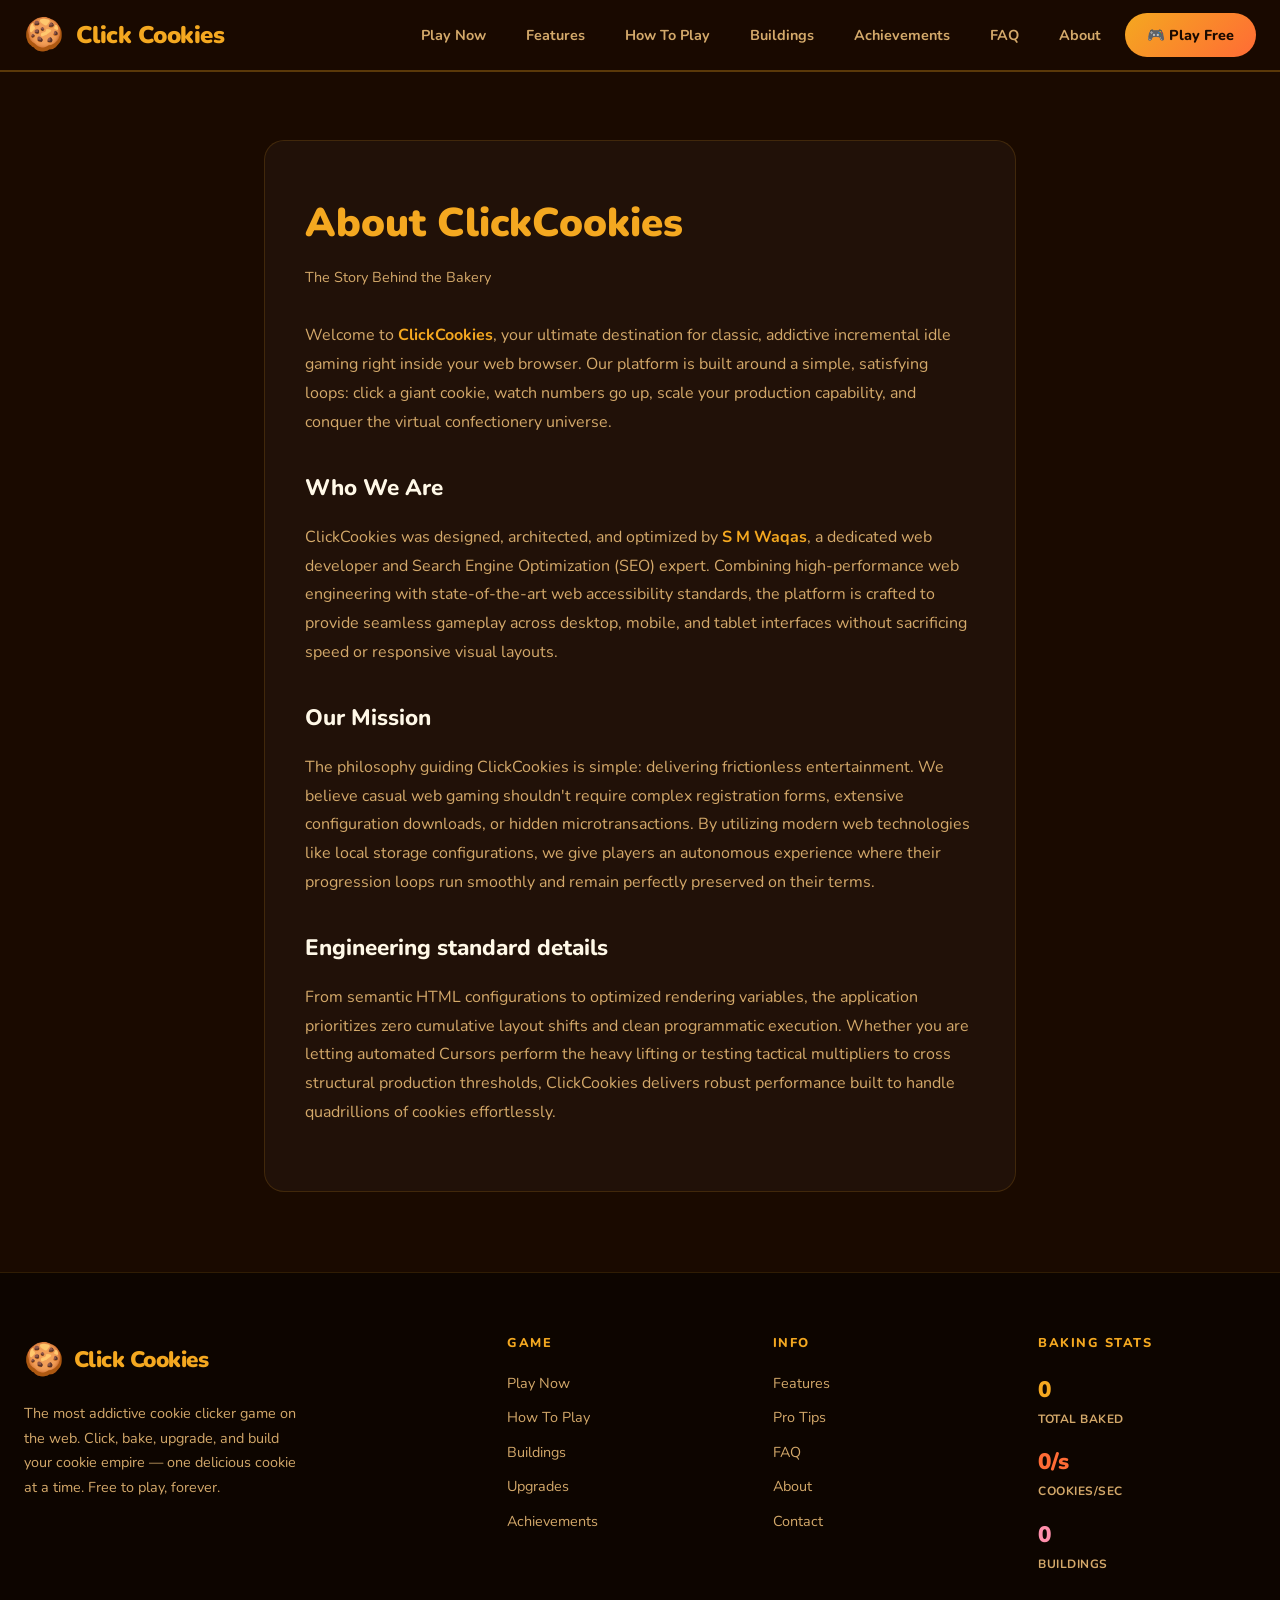
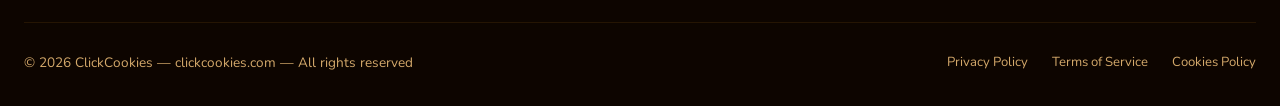
<file: about.html>
<!DOCTYPE html>
<html lang="en">
<head>
  <meta charset="UTF-8" />
  <meta name="viewport" content="width=device-width, initial-scale=1.0" />
  <meta http-equiv="X-UA-Compatible" content="IE=edge" />
  <title>About Us — ClickCookies</title>
  <meta name="description" content="Discover the story behind ClickCookies, built by web developer and SEO expert S M Waqas." />
  <meta name="robots" content="index, follow" />
  <link rel="canonical" href="https://www.clickcookies.com/about" />
  <link rel="icon" type="image/png" sizes="32x32" href="/favicon.png">
  
  <link rel="preconnect" href="https://fonts.googleapis.com" />
  <link rel="preconnect" href="https://fonts.gstatic.com" crossorigin />
  <link href="https://fonts.googleapis.com/css2?family=Nunito:wght@400;600;700;800;900&display=swap" rel="stylesheet" />
  <link rel="stylesheet" href="css/style.css" />

  <style>
    .legal-container {
      max-width: 800px;
      margin: 140px auto 80px;
      padding: 0 24px;
    }
    .legal-card {
      background: rgba(255, 255, 255, 0.03);
      border: 1px solid rgba(244, 168, 32, 0.15);
      border-radius: var(--radius);
      padding: 48px 40px;
    }
    .legal-title {
      font-size: 2.5rem;
      font-weight: 900;
      color: var(--cookie-gold);
      margin-bottom: 8px;
    }
    .legal-meta {
      font-size: 0.9rem;
      color: var(--text-muted);
      margin-bottom: 32px;
    }
    .legal-content h2 {
      font-size: 1.4rem;
      font-weight: 800;
      margin: 32px 0 16px;
      color: var(--text-light);
    }
    .legal-content p {
      color: var(--text-muted);
      margin-bottom: 16px;
      line-height: 1.8;
    }
    .highlight-text {
      color: var(--cookie-gold);
      font-weight: 700;
    }
    @media (max-width: 700px) {
      .legal-container { margin-top: 100px; }
      .legal-card { padding: 32px 20px; }
    }
  </style>
</head>
<body>

  <header id="site-header" role="banner"></header>

  <main>
    <div class="legal-container">
      <article class="legal-card">
        <h1 class="legal-title">About ClickCookies</h1>
        <div class="legal-meta">The Story Behind the Bakery</div>

        <div class="legal-content">
          <p>Welcome to <span class="highlight-text">ClickCookies</span>, your ultimate destination for classic, addictive incremental idle gaming right inside your web browser. Our platform is built around a simple, satisfying loops: click a giant cookie, watch numbers go up, scale your production capability, and conquer the virtual confectionery universe.</p>

          <h2>Who We Are</h2>
          <p>ClickCookies was designed, architected, and optimized by <span class="highlight-text">S M Waqas</span>, a dedicated web developer and Search Engine Optimization (SEO) expert. Combining high-performance web engineering with state-of-the-art web accessibility standards, the platform is crafted to provide seamless gameplay across desktop, mobile, and tablet interfaces without sacrificing speed or responsive visual layouts.</p>

          <h2>Our Mission</h2>
          <p>The philosophy guiding ClickCookies is simple: delivering frictionless entertainment. We believe casual web gaming shouldn't require complex registration forms, extensive configuration downloads, or hidden microtransactions. By utilizing modern web technologies like local storage configurations, we give players an autonomous experience where their progression loops run smoothly and remain perfectly preserved on their terms.</p>

          <h2>Engineering standard details</h2>
          <p>From semantic HTML configurations to optimized rendering variables, the application prioritizes zero cumulative layout shifts and clean programmatic execution. Whether you are letting automated Cursors perform the heavy lifting or testing tactical multipliers to cross structural production thresholds, ClickCookies delivers robust performance built to handle quadrillions of cookies effortlessly.</p>
        </div>
      </article>
    </div>
  </main>

  <footer id="site-footer" role="contentinfo"></footer>

  <script src="js/header.js"></script>
  <script src="js/footer.js"></script>
  <script src="js/ui.js"></script>
</body>
</html>
</file>
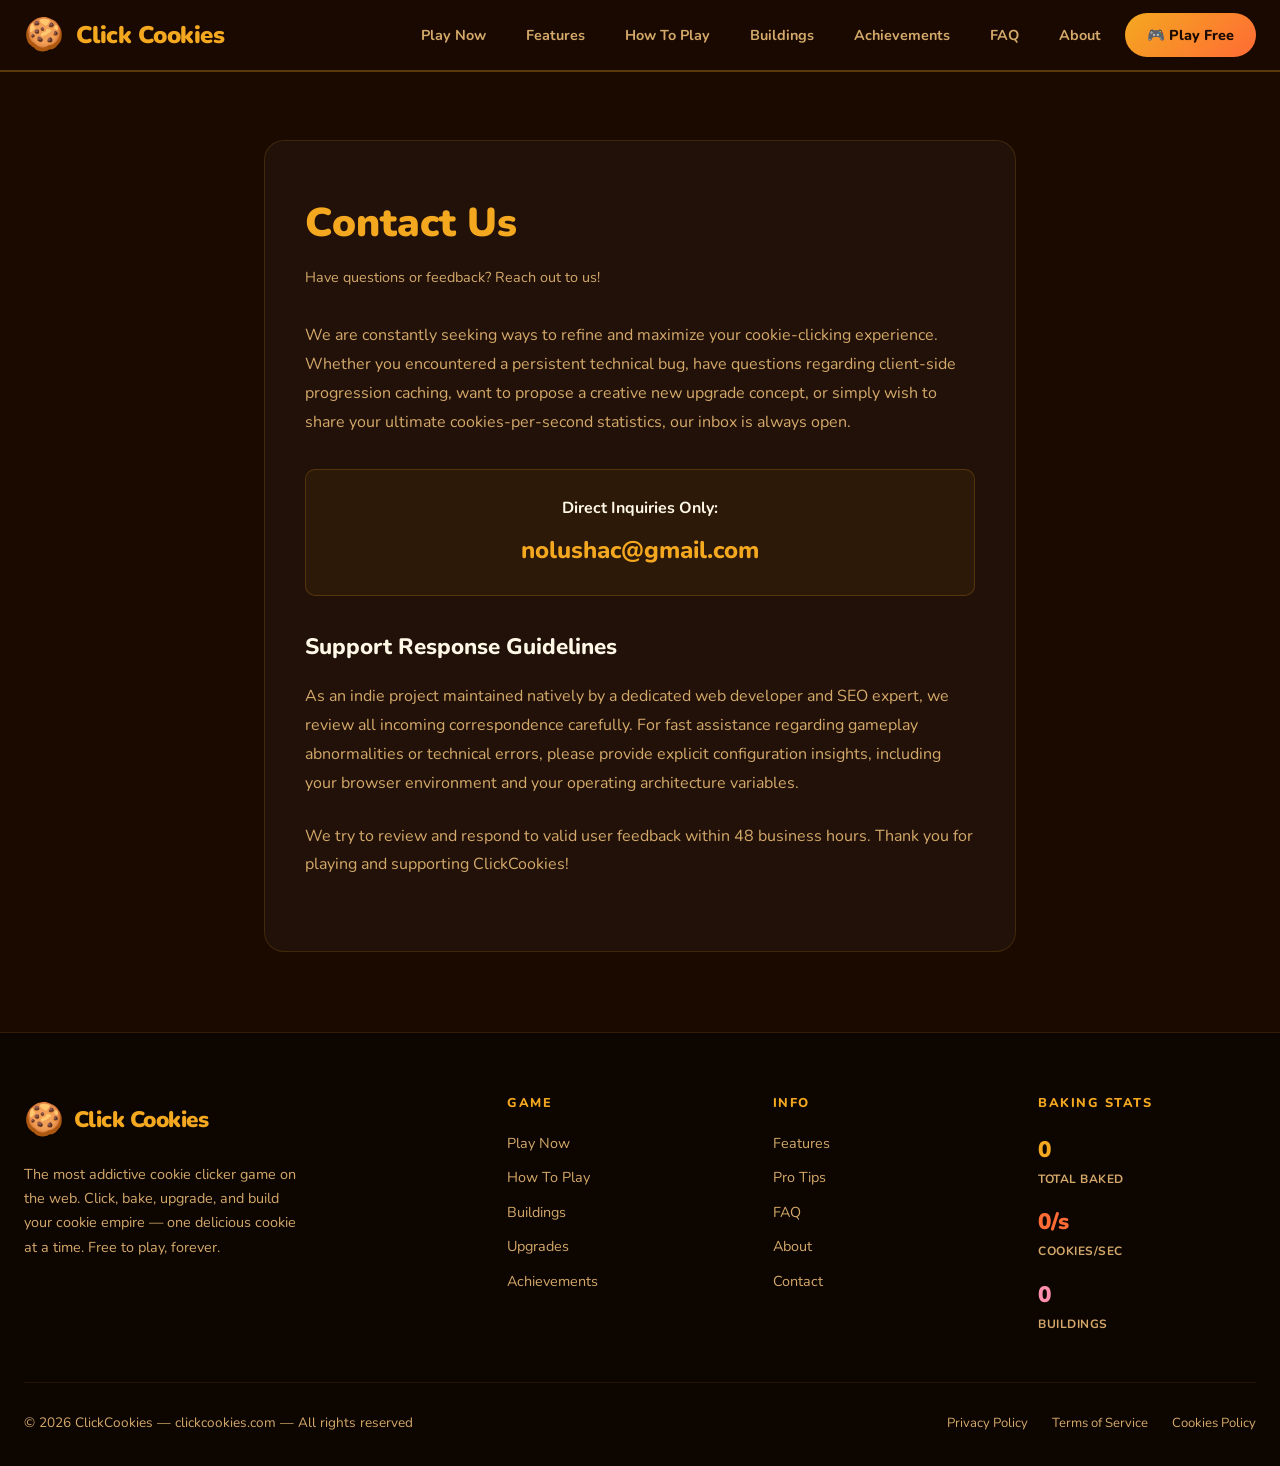
<file: contact.html>
<!DOCTYPE html>
<html lang="en">
<head>
  <meta charset="UTF-8" />
  <meta name="viewport" content="width=device-width, initial-scale=1.0" />
  <meta http-equiv="X-UA-Compatible" content="IE=edge" />
  <title>Contact Us — ClickCookies</title>
  <meta name="description" content="Get in touch with S M Waqas, the developer of ClickCookies. Reach out via email for support or feedback." />
  <meta name="robots" content="index, follow" />
  <link rel="canonical" href="https://www.clickcookies.com/contact" />
  <link rel="icon" type="image/png" sizes="32x32" href="/favicon.png">
  
  <link rel="preconnect" href="https://fonts.googleapis.com" />
  <link rel="preconnect" href="https://fonts.gstatic.com" crossorigin />
  <link href="https://fonts.googleapis.com/css2?family=Nunito:wght@400;600;700;800;900&display=swap" rel="stylesheet" />
  <link rel="stylesheet" href="css/style.css" />

  <style>
    .legal-container {
      max-width: 800px;
      margin: 140px auto 80px;
      padding: 0 24px;
    }
    .legal-card {
      background: rgba(255, 255, 255, 0.03);
      border: 1px solid rgba(244, 168, 32, 0.15);
      border-radius: var(--radius);
      padding: 48px 40px;
    }
    .legal-title {
      font-size: 2.5rem;
      font-weight: 900;
      color: var(--cookie-gold);
      margin-bottom: 8px;
    }
    .legal-meta {
      font-size: 0.9rem;
      color: var(--text-muted);
      margin-bottom: 32px;
    }
    .legal-content h2 {
      font-size: 1.4rem;
      font-weight: 800;
      margin: 32px 0 16px;
      color: var(--text-light);
    }
    .legal-content p {
      color: var(--text-muted);
      margin-bottom: 24px;
      line-height: 1.8;
    }
    .contact-box {
      background: rgba(244, 168, 32, 0.05);
      border: 1px solid rgba(244, 168, 32, 0.2);
      border-radius: var(--radius-sm);
      padding: 24px;
      margin: 32px 0;
      text-align: center;
    }
    .contact-email {
      font-size: 1.5rem;
      font-weight: 800;
      color: var(--cookie-gold);
      text-decoration: none;
      word-break: break-all;
    }
    .contact-email:hover {
      text-decoration: underline;
    }
    @media (max-width: 700px) {
      .legal-container { margin-top: 100px; }
      .legal-card { padding: 32px 20px; }
    }
  </style>
</head>
<body>

  <header id="site-header" role="banner"></header>

  <main>
    <div class="legal-container">
      <article class="legal-card">
        <h1 class="legal-title">Contact Us</h1>
        <div class="legal-meta">Have questions or feedback? Reach out to us!</div>

        <div class="legal-content">
          <p>We are constantly seeking ways to refine and maximize your cookie-clicking experience. Whether you encountered a persistent technical bug, have questions regarding client-side progression caching, want to propose a creative new upgrade concept, or simply wish to share your ultimate cookies-per-second statistics, our inbox is always open.</p>

          <div class="contact-box">
            <p style="margin-bottom: 8px; font-weight: 700; color: var(--text-light);">Direct Inquiries Only:</p>
            <a href="mailto:nolushac@gmail.com" class="contact-email">nolushac@gmail.com</a>
          </div>

          <h2>Support Response Guidelines</h2>
          <p>As an indie project maintained natively by a dedicated web developer and SEO expert, we review all incoming correspondence carefully. For fast assistance regarding gameplay abnormalities or technical errors, please provide explicit configuration insights, including your browser environment and your operating architecture variables.</p>
          <p>We try to review and respond to valid user feedback within 48 business hours. Thank you for playing and supporting ClickCookies!</p>
        </div>
      </article>
    </div>
  </main>

  <footer id="site-footer" role="contentinfo"></footer>

  <script src="js/header.js"></script>
  <script src="js/footer.js"></script>
  <script src="js/ui.js"></script>
</body>
</html>
</file>
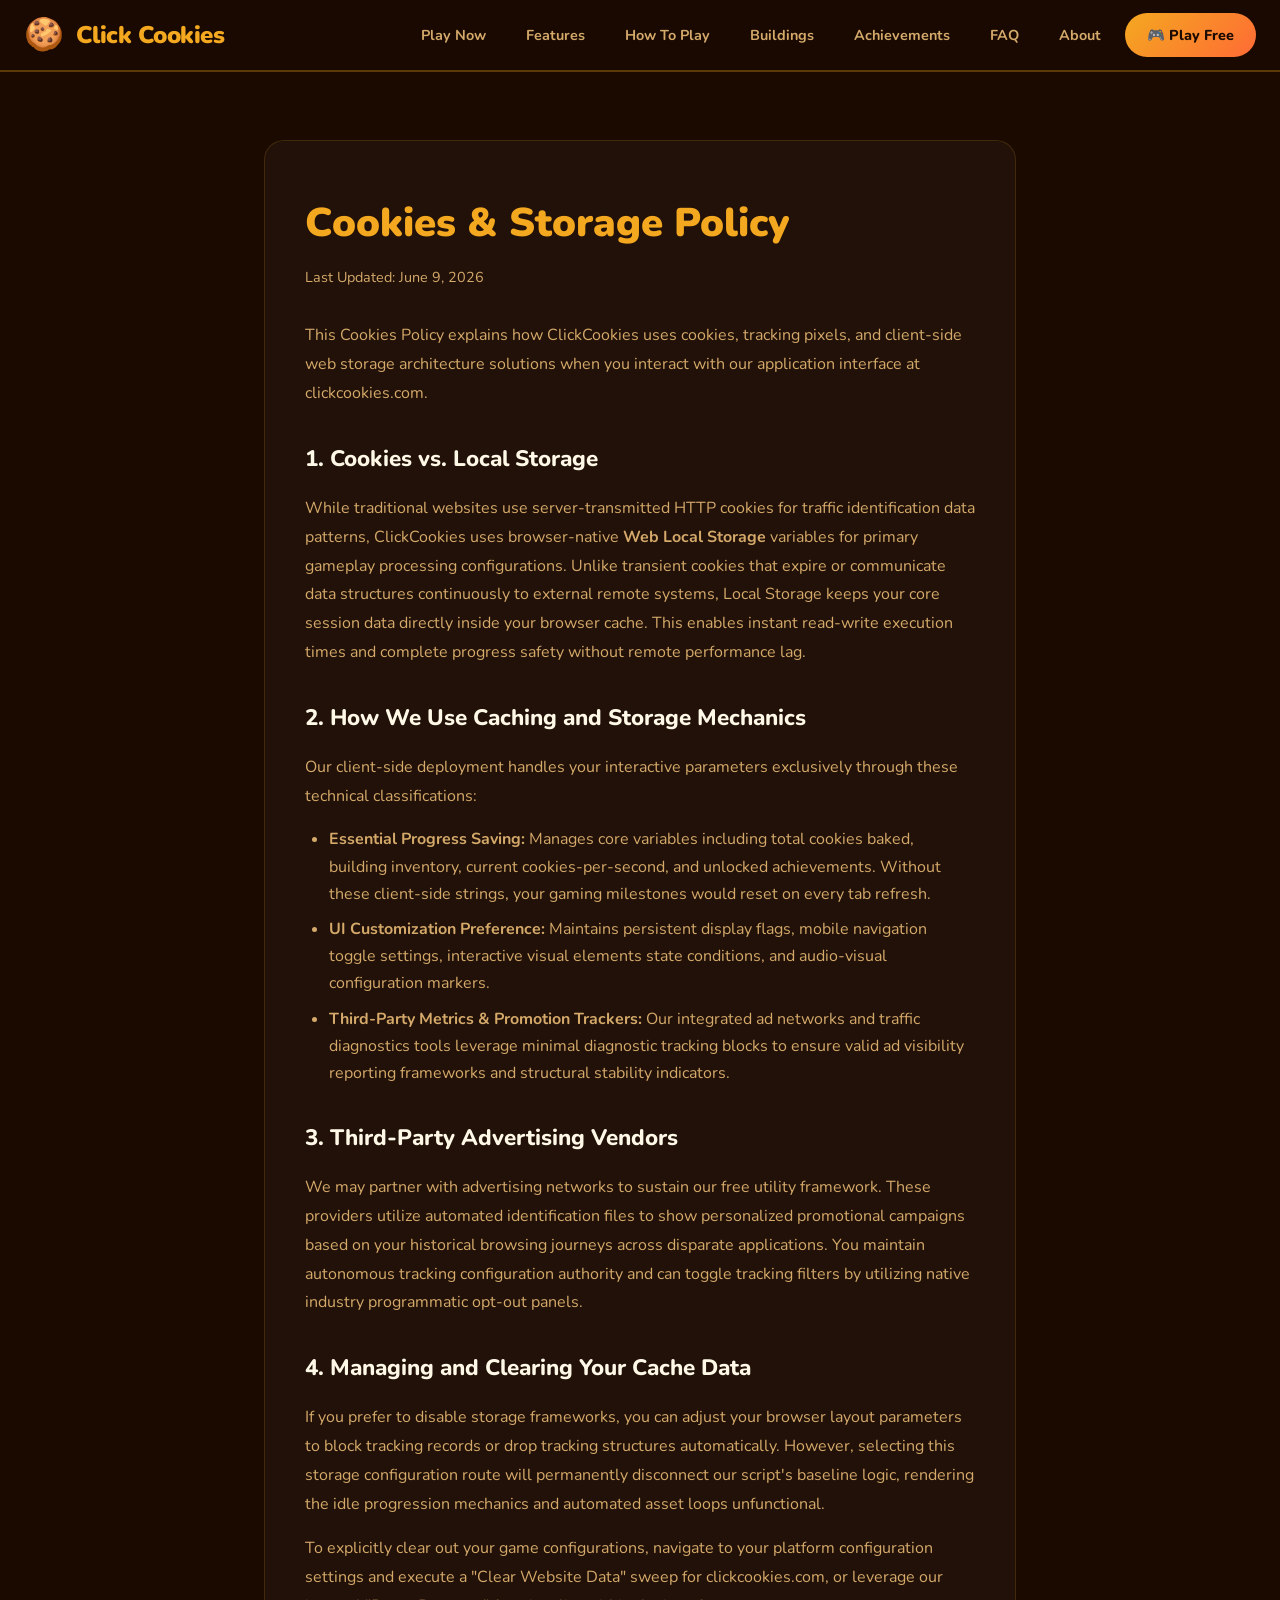
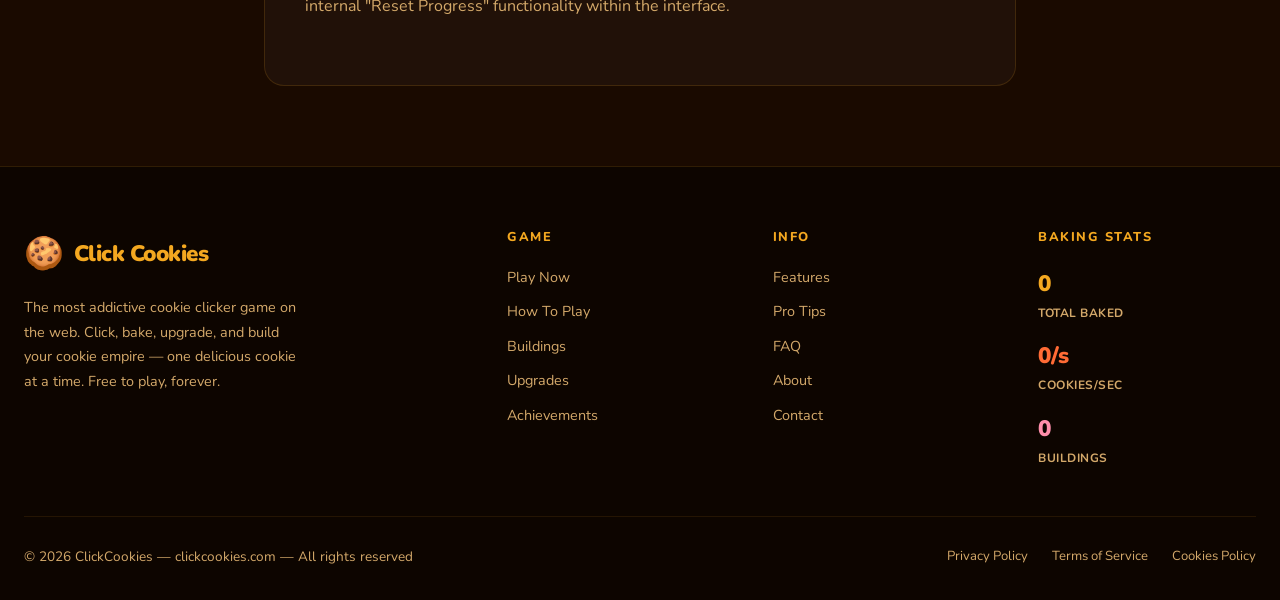
<file: cookies.html>
<!DOCTYPE html>
<html lang="en">
<head>
  <meta charset="UTF-8" />
  <meta name="viewport" content="width=device-width, initial-scale=1.0" />
  <meta http-equiv="X-UA-Compatible" content="IE=edge" />
  <title>Cookies Policy — ClickCookies</title>
  <meta name="description" content="Understand how ClickCookies utilizes browser cookies and local storage to run our idle clicker game mechanics." />
  <meta name="robots" content="index, follow" />
  <link rel="canonical" href="https://www.clickcookies.com/cookies" />
  <link rel="icon" type="image/png" sizes="32x32" href="/favicon.png">
  
  <link rel="preconnect" href="https://fonts.googleapis.com" />
  <link rel="preconnect" href="https://fonts.gstatic.com" crossorigin />
  <link href="https://fonts.googleapis.com/css2?family=Nunito:wght@400;600;700;800;900&display=swap" rel="stylesheet" />
  <link rel="stylesheet" href="css/style.css" />

  <style>
    .legal-container {
      max-width: 800px;
      margin: 140px auto 80px;
      padding: 0 24px;
    }
    .legal-card {
      background: rgba(255, 255, 255, 0.03);
      border: 1px solid rgba(244, 168, 32, 0.15);
      border-radius: var(--radius);
      padding: 48px 40px;
    }
    .legal-title {
      font-size: 2.5rem;
      font-weight: 900;
      color: var(--cookie-gold);
      margin-bottom: 8px;
    }
    .legal-meta {
      font-size: 0.9rem;
      color: var(--text-muted);
      margin-bottom: 32px;
    }
    .legal-content h2 {
      font-size: 1.4rem;
      font-weight: 800;
      margin: 32px 0 16px;
      color: var(--text-light);
    }
    .legal-content p {
      color: var(--text-muted);
      margin-bottom: 16px;
      line-height: 1.8;
    }
    .legal-content ul {
      list-style: disc;
      margin: 0 0 20px 24px;
      color: var(--text-muted);
    }
    .legal-content li {
      margin-bottom: 8px;
    }
    @media (max-width: 700px) {
      .legal-container { margin-top: 100px; }
      .legal-card { padding: 32px 20px; }
    }
  </style>
</head>
<body>

  <header id="site-header" role="banner"></header>

  <main>
    <div class="legal-container">
      <article class="legal-card">
        <h1 class="legal-title">Cookies & Storage Policy</h1>
        <div class="legal-meta">Last Updated: June 9, 2026</div>

        <div class="legal-content">
          <p>This Cookies Policy explains how ClickCookies uses cookies, tracking pixels, and client-side web storage architecture solutions when you interact with our application interface at clickcookies.com.</p>

          <h2>1. Cookies vs. Local Storage</h2>
          <p>While traditional websites use server-transmitted HTTP cookies for traffic identification data patterns, ClickCookies uses browser-native <strong>Web Local Storage</strong> variables for primary gameplay processing configurations. Unlike transient cookies that expire or communicate data structures continuously to external remote systems, Local Storage keeps your core session data directly inside your browser cache. This enables instant read-write execution times and complete progress safety without remote performance lag.</p>

          <h2>2. How We Use Caching and Storage Mechanics</h2>
          <p>Our client-side deployment handles your interactive parameters exclusively through these technical classifications:</p>
          <ul>
            <li><strong>Essential Progress Saving:</strong> Manages core variables including total cookies baked, building inventory, current cookies-per-second, and unlocked achievements. Without these client-side strings, your gaming milestones would reset on every tab refresh.</li>
            <li><strong>UI Customization Preference:</strong> Maintains persistent display flags, mobile navigation toggle settings, interactive visual elements state conditions, and audio-visual configuration markers.</li>
            <li><strong>Third-Party Metrics & Promotion Trackers:</strong> Our integrated ad networks and traffic diagnostics tools leverage minimal diagnostic tracking blocks to ensure valid ad visibility reporting frameworks and structural stability indicators.</li>
          </ul>

          <h2>3. Third-Party Advertising Vendors</h2>
          <p>We may partner with advertising networks to sustain our free utility framework. These providers utilize automated identification files to show personalized promotional campaigns based on your historical browsing journeys across disparate applications. You maintain autonomous tracking configuration authority and can toggle tracking filters by utilizing native industry programmatic opt-out panels.</p>

          <h2>4. Managing and Clearing Your Cache Data</h2>
          <p>If you prefer to disable storage frameworks, you can adjust your browser layout parameters to block tracking records or drop tracking structures automatically. However, selecting this storage configuration route will permanently disconnect our script's baseline logic, rendering the idle progression mechanics and automated asset loops unfunctional.</p>
          <p>To explicitly clear out your game configurations, navigate to your platform configuration settings and execute a "Clear Website Data" sweep for clickcookies.com, or leverage our internal "Reset Progress" functionality within the interface.</p>
        </div>
      </article>
    </div>
  </main>

  <footer id="site-footer" role="contentinfo"></footer>

  <script src="js/header.js"></script>
  <script src="js/footer.js"></script>
  <script src="js/ui.js"></script>
</body>
</html>
</file>
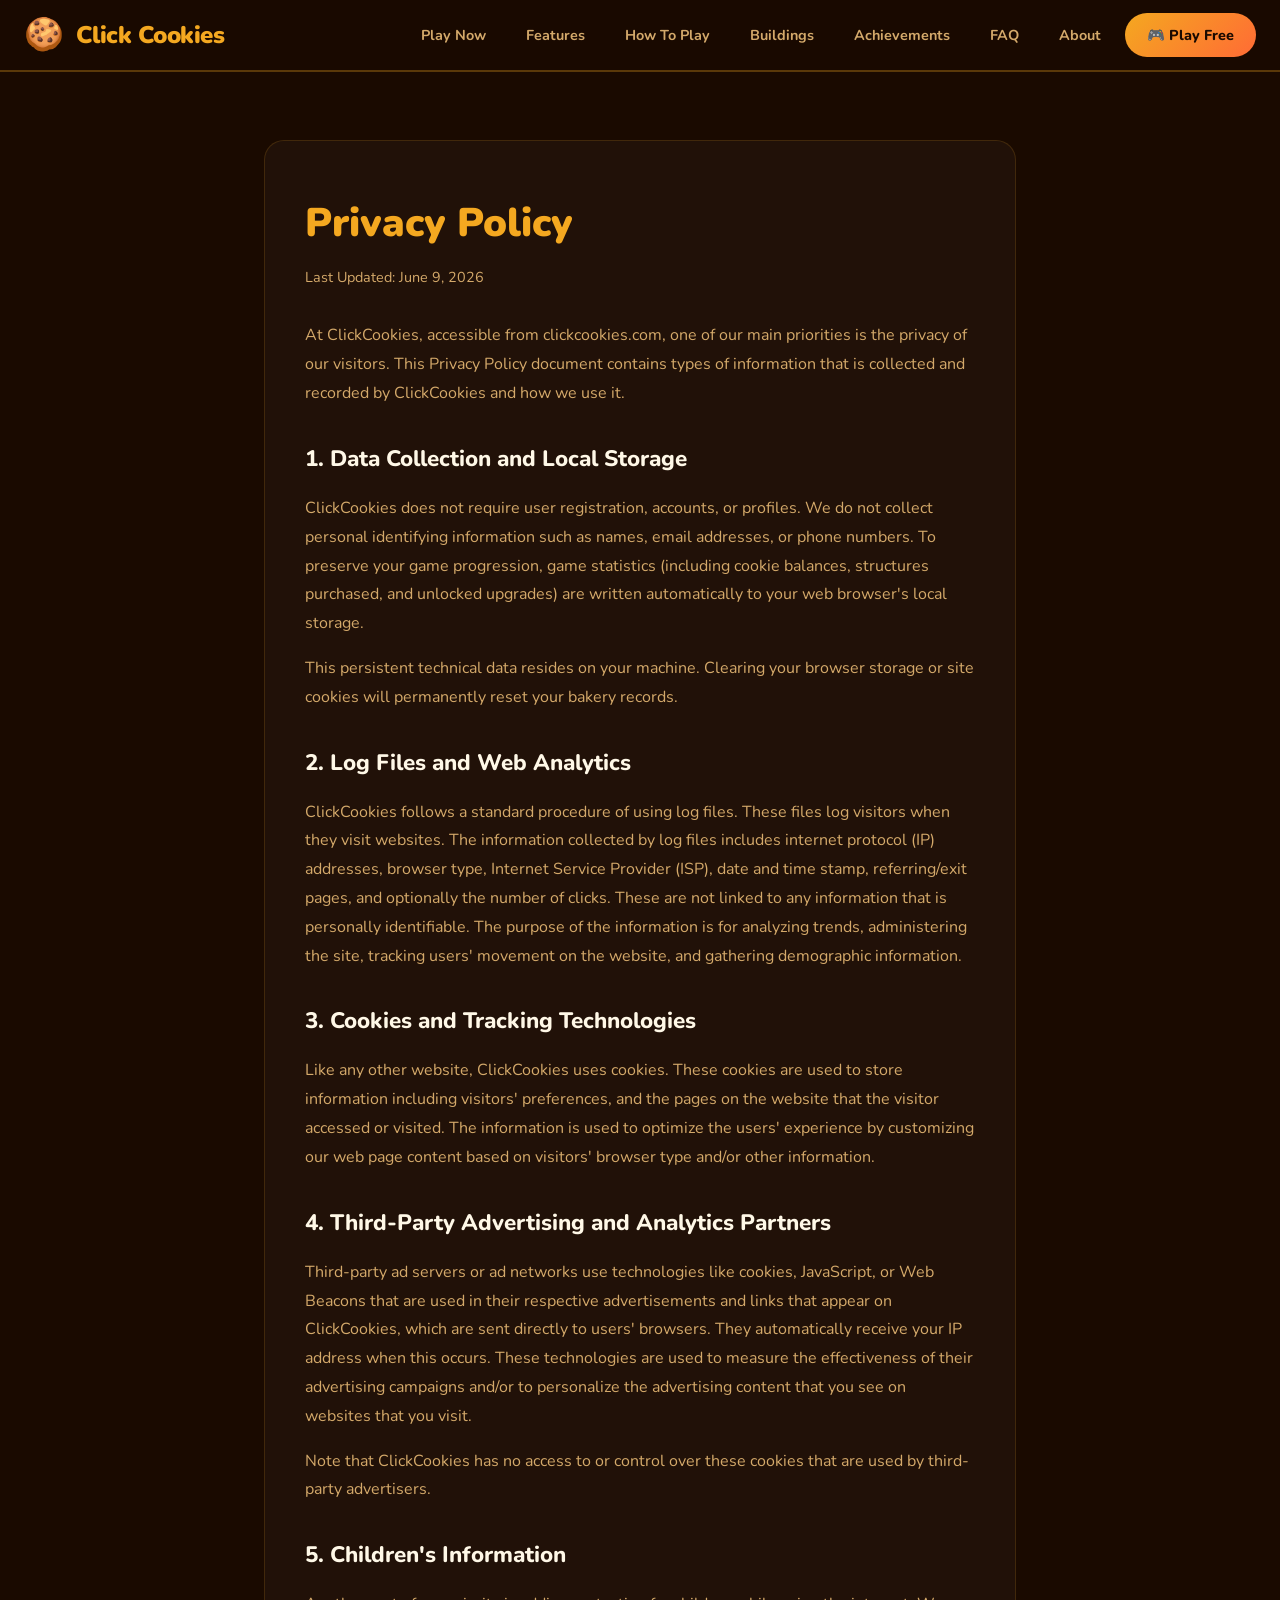
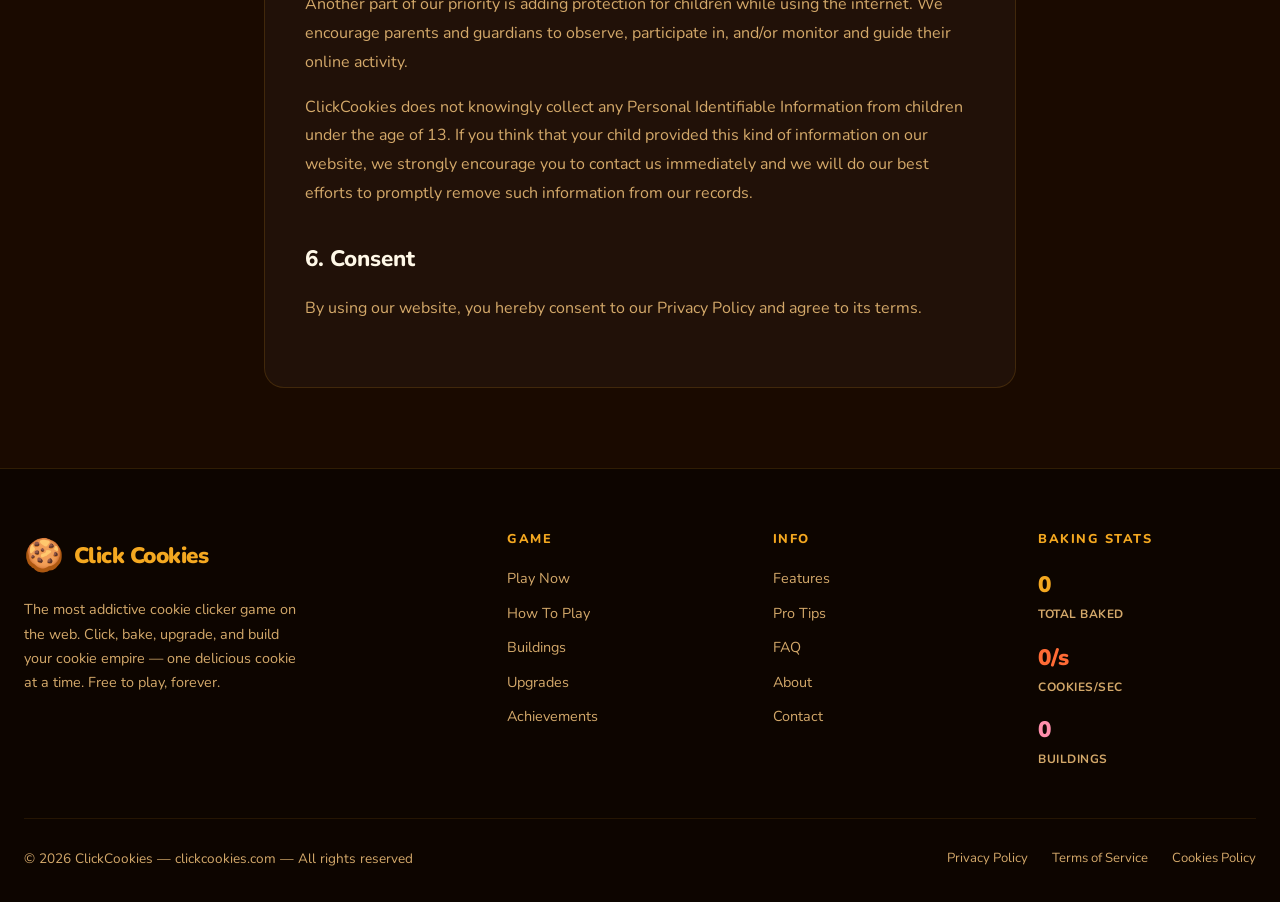
<file: privacy.html>
<!DOCTYPE html>
<html lang="en">
<head>
  <meta charset="UTF-8" />
  <meta name="viewport" content="width=device-width, initial-scale=1.0" />
  <meta http-equiv="X-UA-Compatible" content="IE=edge" />
  <title>Privacy Policy — ClickCookies</title>
  <meta name="description" content="Read the Privacy Policy for ClickCookies to understand how we value and protect user privacy." />
  <meta name="robots" content="noindex, follow" />
  <link rel="canonical" href="https://www.clickcookies.com/privacy" />
  <link rel="icon" type="image/png" sizes="32x32" href="/favicon.png">
  
  <link rel="preconnect" href="https://fonts.googleapis.com" />
  <link rel="preconnect" href="https://fonts.gstatic.com" crossorigin />
  <link href="https://fonts.googleapis.com/css2?family=Nunito:wght@400;600;700;800;900&display=swap" rel="stylesheet" />
  <link rel="stylesheet" href="css/style.css" />

  <style>
    .legal-container {
      max-width: 800px;
      margin: 140px auto 80px;
      padding: 0 24px;
    }
    .legal-card {
      background: rgba(255, 255, 255, 0.03);
      border: 1px solid rgba(244, 168, 32, 0.15);
      border-radius: var(--radius);
      padding: 48px 40px;
    }
    .legal-title {
      font-size: 2.5rem;
      font-weight: 900;
      color: var(--cookie-gold);
      margin-bottom: 8px;
    }
    .legal-meta {
      font-size: 0.9rem;
      color: var(--text-muted);
      margin-bottom: 32px;
    }
    .legal-content h2 {
      font-size: 1.4rem;
      font-weight: 800;
      margin: 32px 0 16px;
      color: var(--text-light);
    }
    .legal-content p {
      color: var(--text-muted);
      margin-bottom: 16px;
      line-height: 1.8;
    }
    .legal-content ul {
      list-style: disc;
      margin: 0 0 20px 24px;
      color: var(--text-muted);
    }
    .legal-content li {
      margin-bottom: 8px;
    }
    @media (max-width: 700px) {
      .legal-container { margin-top: 100px; }
      .legal-card { padding: 32px 20px; }
    }
  </style>
</head>
<body>

  <header id="site-header" role="banner"></header>

  <main>
    <div class="legal-container">
      <article class="legal-card">
        <h1 class="legal-title">Privacy Policy</h1>
        <div class="legal-meta">Last Updated: June 9, 2026</div>

        <div class="legal-content">
          <p>At ClickCookies, accessible from clickcookies.com, one of our main priorities is the privacy of our visitors. This Privacy Policy document contains types of information that is collected and recorded by ClickCookies and how we use it.</p>

          <h2>1. Data Collection and Local Storage</h2>
          <p>ClickCookies does not require user registration, accounts, or profiles. We do not collect personal identifying information such as names, email addresses, or phone numbers. To preserve your game progression, game statistics (including cookie balances, structures purchased, and unlocked upgrades) are written automatically to your web browser's local storage.</p>
          <p>This persistent technical data resides on your machine. Clearing your browser storage or site cookies will permanently reset your bakery records.</p>

          <h2>2. Log Files and Web Analytics</h2>
          <p>ClickCookies follows a standard procedure of using log files. These files log visitors when they visit websites. The information collected by log files includes internet protocol (IP) addresses, browser type, Internet Service Provider (ISP), date and time stamp, referring/exit pages, and optionally the number of clicks. These are not linked to any information that is personally identifiable. The purpose of the information is for analyzing trends, administering the site, tracking users' movement on the website, and gathering demographic information.</p>

          <h2>3. Cookies and Tracking Technologies</h2>
          <p>Like any other website, ClickCookies uses cookies. These cookies are used to store information including visitors' preferences, and the pages on the website that the visitor accessed or visited. The information is used to optimize the users' experience by customizing our web page content based on visitors' browser type and/or other information.</p>

          <h2>4. Third-Party Advertising and Analytics Partners</h2>
          <p>Third-party ad servers or ad networks use technologies like cookies, JavaScript, or Web Beacons that are used in their respective advertisements and links that appear on ClickCookies, which are sent directly to users' browsers. They automatically receive your IP address when this occurs. These technologies are used to measure the effectiveness of their advertising campaigns and/or to personalize the advertising content that you see on websites that you visit.</p>
          <p>Note that ClickCookies has no access to or control over these cookies that are used by third-party advertisers.</p>

          <h2>5. Children's Information</h2>
          <p>Another part of our priority is adding protection for children while using the internet. We encourage parents and guardians to observe, participate in, and/or monitor and guide their online activity.</p>
          <p>ClickCookies does not knowingly collect any Personal Identifiable Information from children under the age of 13. If you think that your child provided this kind of information on our website, we strongly encourage you to contact us immediately and we will do our best efforts to promptly remove such information from our records.</p>

          <h2>6. Consent</h2>
          <p>By using our website, you hereby consent to our Privacy Policy and agree to its terms.</p>
        </div>
      </article>
    </div>
  </main>

  <footer id="site-footer" role="contentinfo"></footer>

  <script src="js/header.js"></script>
  <script src="js/footer.js"></script>
  <script src="js/ui.js"></script>
</body>
</html>
</file>
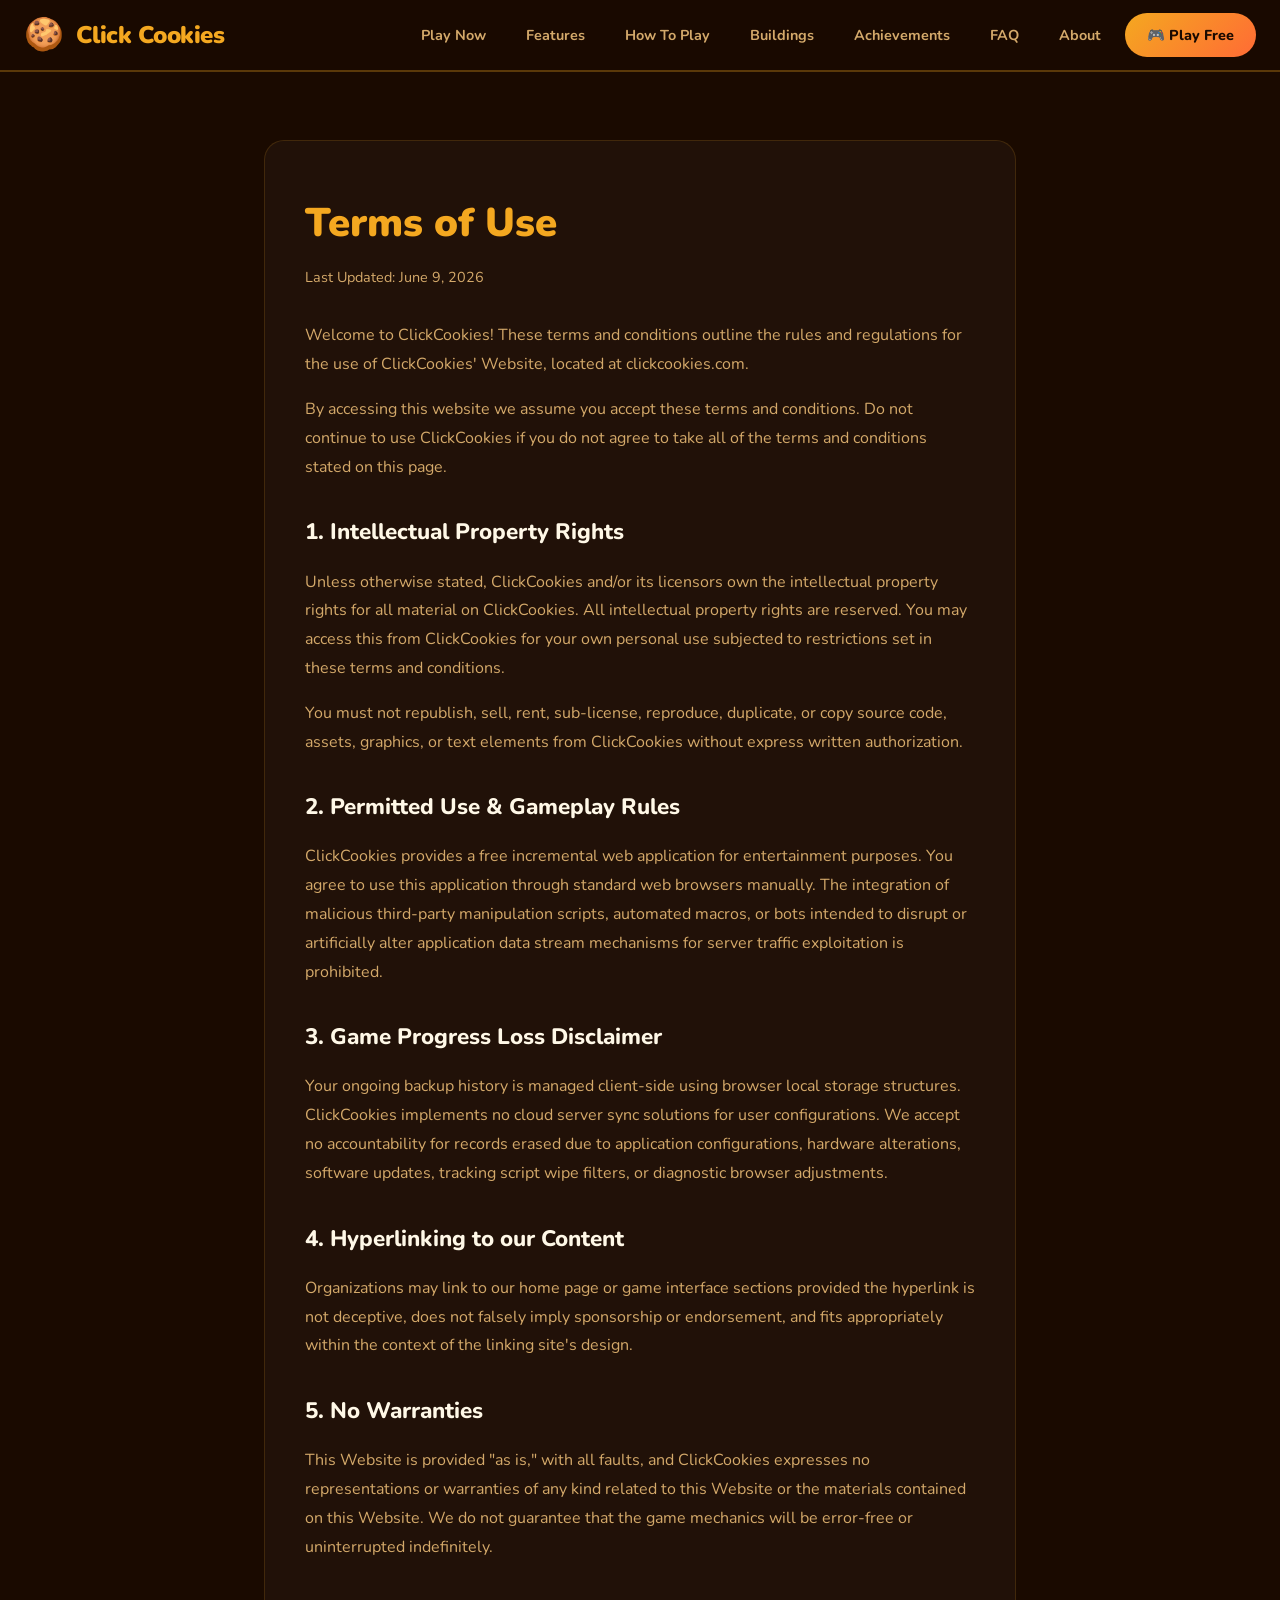
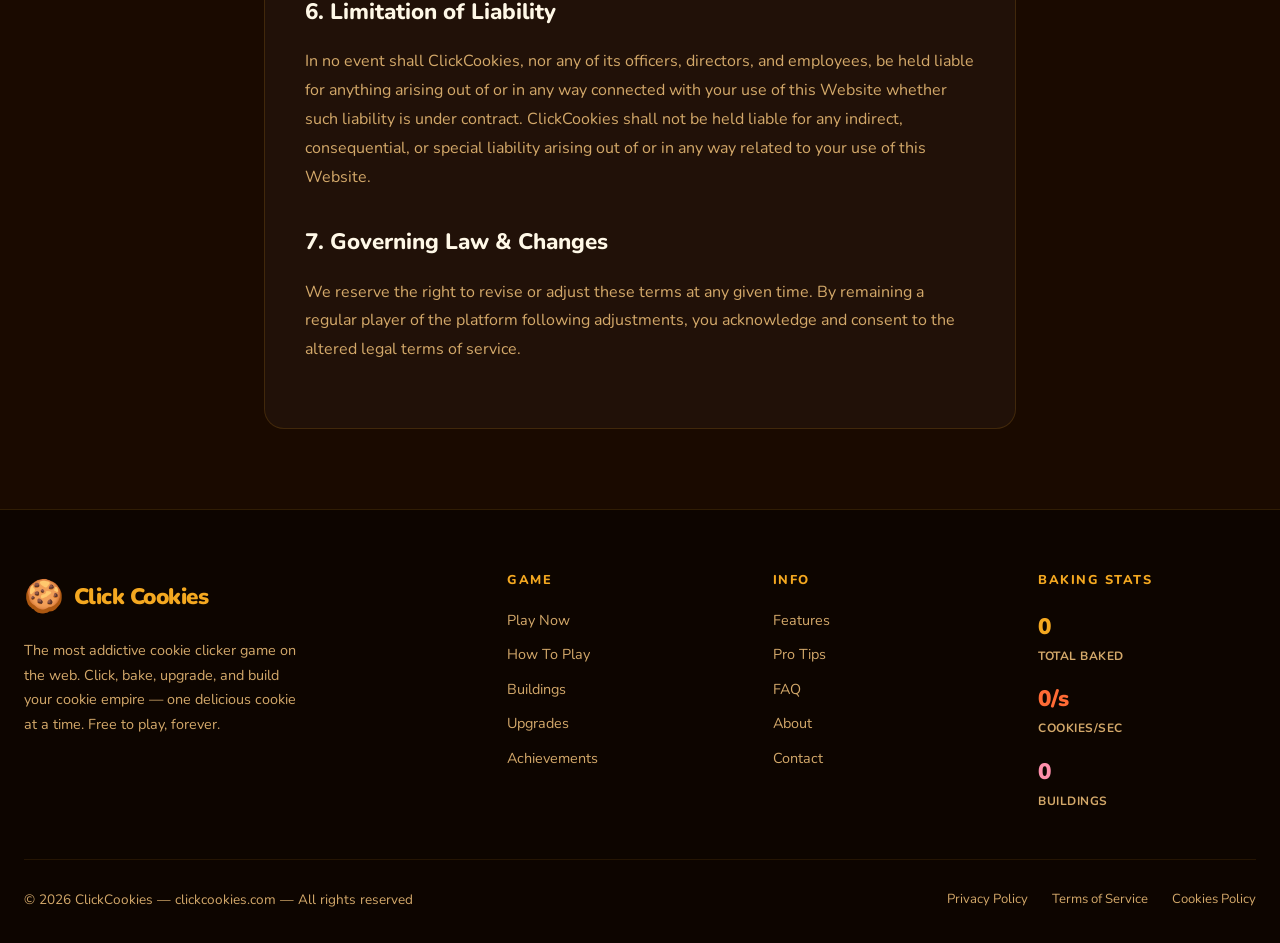
<file: terms.html>
<!DOCTYPE html>
<html lang="en">
<head>
  <meta charset="UTF-8" />
  <meta name="viewport" content="width=device-width, initial-scale=1.0" />
  <meta http-equiv="X-UA-Compatible" content="IE=edge" />
  <title>Terms of Use — ClickCookies</title>
  <meta name="description" content="Review the Terms of Use governing your access and usage of the ClickCookies website." />
  <meta name="robots" content="noindex, follow" />
  <link rel="canonical" href="https://www.clickcookies.com/terms" />
  <link rel="icon" type="image/png" sizes="32x32" href="/favicon.png">
  
  <link rel="preconnect" href="https://fonts.googleapis.com" />
  <link rel="preconnect" href="https://fonts.gstatic.com" crossorigin />
  <link href="https://fonts.googleapis.com/css2?family=Nunito:wght@400;600;700;800;900&display=swap" rel="stylesheet" />
  <link rel="stylesheet" href="css/style.css" />

  <style>
    .legal-container {
      max-width: 800px;
      margin: 140px auto 80px;
      padding: 0 24px;
    }
    .legal-card {
      background: rgba(255, 255, 255, 0.03);
      border: 1px solid rgba(244, 168, 32, 0.15);
      border-radius: var(--radius);
      padding: 48px 40px;
    }
    .legal-title {
      font-size: 2.5rem;
      font-weight: 900;
      color: var(--cookie-gold);
      margin-bottom: 8px;
    }
    .legal-meta {
      font-size: 0.9rem;
      color: var(--text-muted);
      margin-bottom: 32px;
    }
    .legal-content h2 {
      font-size: 1.4rem;
      font-weight: 800;
      margin: 32px 0 16px;
      color: var(--text-light);
    }
    .legal-content p {
      color: var(--text-muted);
      margin-bottom: 16px;
      line-height: 1.8;
    }
    @media (max-width: 700px) {
      .legal-container { margin-top: 100px; }
      .legal-card { padding: 32px 20px; }
    }
  </style>
</head>
<body>

  <header id="site-header" role="banner"></header>

  <main>
    <div class="legal-container">
      <article class="legal-card">
        <h1 class="legal-title">Terms of Use</h1>
        <div class="legal-meta">Last Updated: June 9, 2026</div>

        <div class="legal-content">
          <p>Welcome to ClickCookies! These terms and conditions outline the rules and regulations for the use of ClickCookies' Website, located at clickcookies.com.</p>
          <p>By accessing this website we assume you accept these terms and conditions. Do not continue to use ClickCookies if you do not agree to take all of the terms and conditions stated on this page.</p>

          <h2>1. Intellectual Property Rights</h2>
          <p>Unless otherwise stated, ClickCookies and/or its licensors own the intellectual property rights for all material on ClickCookies. All intellectual property rights are reserved. You may access this from ClickCookies for your own personal use subjected to restrictions set in these terms and conditions.</p>
          <p>You must not republish, sell, rent, sub-license, reproduce, duplicate, or copy source code, assets, graphics, or text elements from ClickCookies without express written authorization.</p>

          <h2>2. Permitted Use & Gameplay Rules</h2>
          <p>ClickCookies provides a free incremental web application for entertainment purposes. You agree to use this application through standard web browsers manually. The integration of malicious third-party manipulation scripts, automated macros, or bots intended to disrupt or artificially alter application data stream mechanisms for server traffic exploitation is prohibited.</p>

          <h2>3. Game Progress Loss Disclaimer</h2>
          <p>Your ongoing backup history is managed client-side using browser local storage structures. ClickCookies implements no cloud server sync solutions for user configurations. We accept no accountability for records erased due to application configurations, hardware alterations, software updates, tracking script wipe filters, or diagnostic browser adjustments.</p>

          <h2>4. Hyperlinking to our Content</h2>
          <p>Organizations may link to our home page or game interface sections provided the hyperlink is not deceptive, does not falsely imply sponsorship or endorsement, and fits appropriately within the context of the linking site's design.</p>

          <h2>5. No Warranties</h2>
          <p>This Website is provided "as is," with all faults, and ClickCookies expresses no representations or warranties of any kind related to this Website or the materials contained on this Website. We do not guarantee that the game mechanics will be error-free or uninterrupted indefinitely.</p>

          <h2>6. Limitation of Liability</h2>
          <p>In no event shall ClickCookies, nor any of its officers, directors, and employees, be held liable for anything arising out of or in any way connected with your use of this Website whether such liability is under contract. ClickCookies shall not be held liable for any indirect, consequential, or special liability arising out of or in any way related to your use of this Website.</p>

          <h2>7. Governing Law & Changes</h2>
          <p>We reserve the right to revise or adjust these terms at any given time. By remaining a regular player of the platform following adjustments, you acknowledge and consent to the altered legal terms of service.</p>
        </div>
      </article>
    </div>
  </main>

  <footer id="site-footer" role="contentinfo"></footer>

  <script src="js/header.js"></script>
  <script src="js/footer.js"></script>
  <script src="js/ui.js"></script>
</body>
</html>
</file>
<file: css/style.css>
/* ===== VARIABLES ===== */
:root {
  --cookie-brown: #8B4513;
  --cookie-gold: #F4A820;
  --cookie-cream: #FFF8E7;
  --cookie-warm: #FF6B35;
  --cookie-choco: #5C3317;
  --cookie-light: #FFEAA7;
  --cookie-pink: #FF8FAB;
  --cookie-mint: #00CEC9;
  --cookie-purple: #A29BFE;
  --cookie-green: #55EFC4;
  --bg-dark: #1A0A00;
  --bg-mid: #2D1600;
  --text-light: #FFF8E7;
  --text-muted: #D4A96A;
  --shadow-warm: 0 8px 32px rgba(244, 168, 32, 0.3);
  --shadow-deep: 0 16px 48px rgba(0,0,0,0.5);
  --radius: 20px;
  --radius-sm: 10px;
}

/* ===== RESET & BASE ===== */
*, *::before, *::after { box-sizing: border-box; margin: 0; padding: 0; }
html { scroll-behavior: smooth; font-size: 16px; }
body {
  font-family: 'Nunito', 'Segoe UI', sans-serif;
  background: var(--bg-dark);
  color: var(--text-light);
  overflow-x: hidden;
  line-height: 1.7;
}

a { text-decoration: none; color: inherit; }
img { max-width: 100%; display: block; }
ul { list-style: none; }

/* ===== SCROLLBAR ===== */
::-webkit-scrollbar { width: 8px; }
::-webkit-scrollbar-track { background: var(--bg-dark); }
::-webkit-scrollbar-thumb { background: var(--cookie-gold); border-radius: 4px; }

/* ===== HEADER ===== */
#site-header {
  position: fixed;
  top: 0; left: 0; right: 0;
  z-index: 1000;
  background: rgba(26, 10, 0, 0.92);
  backdrop-filter: blur(12px);
  border-bottom: 2px solid rgba(244, 168, 32, 0.3);
  transition: all 0.3s ease;
}
#site-header.scrolled {
  background: rgba(26, 10, 0, 0.98);
  box-shadow: 0 4px 24px rgba(244, 168, 32, 0.2);
}
.header-inner {
  max-width: 1280px;
  margin: 0 auto;
  padding: 0 24px;
  height: 70px;
  display: flex;
  align-items: center;
  justify-content: space-between;
}
.header-logo {
  display: flex;
  align-items: center;
  gap: 12px;
  font-size: 1.5rem;
  font-weight: 900;
  color: var(--cookie-gold);
  letter-spacing: -0.5px;
}
.header-logo .logo-icon {
  font-size: 2rem;
  animation: spin-slow 8s linear infinite;
}
@keyframes spin-slow {
  from { transform: rotate(0deg); }
  to { transform: rotate(360deg); }
}
.header-nav { display: flex; gap: 8px; align-items: center; }
.header-nav a {
  padding: 8px 16px;
  border-radius: 50px;
  font-weight: 700;
  font-size: 0.9rem;
  color: var(--text-muted);
  transition: all 0.2s;
}
.header-nav a:hover, .header-nav a.active {
  color: var(--cookie-gold);
  background: rgba(244, 168, 32, 0.1);
}
.header-cta {
  background: linear-gradient(135deg, var(--cookie-gold), var(--cookie-warm));
  color: #1A0A00 !important;
  padding: 10px 22px !important;
  border-radius: 50px !important;
  font-weight: 800 !important;
  transition: transform 0.2s, box-shadow 0.2s !important;
}
.header-cta:hover {
  transform: translateY(-2px) !important;
  box-shadow: 0 6px 20px rgba(244, 168, 32, 0.5) !important;
  background: linear-gradient(135deg, var(--cookie-gold), var(--cookie-warm)) !important;
}
.hamburger {
  display: none;
  flex-direction: column;
  gap: 5px;
  background: none;
  border: none;
  cursor: pointer;
  padding: 8px;
}
.hamburger span {
  display: block;
  width: 24px;
  height: 2px;
  background: var(--cookie-gold);
  border-radius: 2px;
  transition: all 0.3s;
}
.mobile-menu {
  display: none;
  flex-direction: column;
  padding: 16px 24px 20px;
  border-top: 1px solid rgba(244,168,32,0.15);
  gap: 4px;
}
.mobile-menu a {
  padding: 12px 16px;
  border-radius: var(--radius-sm);
  font-weight: 700;
  color: var(--text-muted);
  transition: all 0.2s;
}
.mobile-menu a:hover { color: var(--cookie-gold); background: rgba(244,168,32,0.08); }
.mobile-menu.open { display: flex; }

/* ===== HERO SECTION ===== */
#hero {
  min-height: 100vh;
  display: flex;
  align-items: center;
  justify-content: center;
  position: relative;
  overflow: hidden;
  padding: 100px 24px 60px;
  background: radial-gradient(ellipse at 50% 0%, rgba(244,168,32,0.15) 0%, transparent 60%),
              radial-gradient(ellipse at 80% 80%, rgba(255,107,53,0.1) 0%, transparent 50%),
              var(--bg-dark);
}
.hero-particles {
  position: absolute;
  inset: 0;
  pointer-events: none;
  overflow: hidden;
}
.particle {
  position: absolute;
  border-radius: 50%;
  animation: float-particle linear infinite;
  opacity: 0;
}
@keyframes float-particle {
  0% { transform: translateY(100vh) rotate(0deg); opacity: 0; }
  10% { opacity: 0.6; }
  90% { opacity: 0.6; }
  100% { transform: translateY(-10vh) rotate(360deg); opacity: 0; }
}
.hero-content {
  max-width: 1200px;
  margin: 0 auto;
  display: grid;
  grid-template-columns: 1fr 1fr;
  gap: 60px;
  align-items: center;
}
.hero-text { z-index: 2; }
.hero-badge {
  display: inline-flex;
  align-items: center;
  gap: 8px;
  padding: 8px 18px;
  border-radius: 50px;
  background: rgba(244,168,32,0.15);
  border: 1px solid rgba(244,168,32,0.3);
  font-size: 0.85rem;
  font-weight: 700;
  color: var(--cookie-gold);
  margin-bottom: 24px;
}
.hero-title {
  font-size: clamp(2.8rem, 5vw, 4.5rem);
  font-weight: 900;
  line-height: 1.1;
  margin-bottom: 20px;
  letter-spacing: -1px;
}
.hero-title .highlight {
  background: linear-gradient(135deg, var(--cookie-gold), var(--cookie-warm), var(--cookie-pink));
  -webkit-background-clip: text;
  -webkit-text-fill-color: transparent;
  background-clip: text;
}
.hero-desc {
  font-size: 1.15rem;
  color: var(--text-muted);
  margin-bottom: 36px;
  max-width: 480px;
}
.hero-stats {
  display: flex;
  gap: 32px;
  margin-bottom: 40px;
}
.hero-stat-num {
  font-size: 1.8rem;
  font-weight: 900;
  color: var(--cookie-gold);
  line-height: 1;
}
.hero-stat-label {
  font-size: 0.8rem;
  color: var(--text-muted);
  font-weight: 600;
  text-transform: uppercase;
  letter-spacing: 0.5px;
}
.hero-btns {
  display: flex;
  gap: 16px;
  flex-wrap: wrap;
}
.btn-primary {
  display: inline-flex;
  align-items: center;
  gap: 8px;
  padding: 16px 32px;
  border-radius: 50px;
  background: linear-gradient(135deg, var(--cookie-gold), var(--cookie-warm));
  color: #1A0A00;
  font-weight: 800;
  font-size: 1rem;
  border: none;
  cursor: pointer;
  transition: all 0.2s;
  box-shadow: 0 6px 24px rgba(244,168,32,0.4);
}
.btn-primary:hover { transform: translateY(-3px); box-shadow: 0 10px 32px rgba(244,168,32,0.6); }
.btn-secondary {
  display: inline-flex;
  align-items: center;
  gap: 8px;
  padding: 16px 32px;
  border-radius: 50px;
  background: transparent;
  color: var(--cookie-gold);
  font-weight: 700;
  font-size: 1rem;
  border: 2px solid rgba(244,168,32,0.4);
  cursor: pointer;
  transition: all 0.2s;
}
.btn-secondary:hover { background: rgba(244,168,32,0.1); border-color: var(--cookie-gold); }

/* Cookie visual in hero */
.hero-cookie-wrap {
  display: flex;
  align-items: center;
  justify-content: center;
  position: relative;
  z-index: 2;
}
.hero-cookie-ring {
  position: absolute;
  border-radius: 50%;
  border: 2px dashed rgba(244,168,32,0.2);
  animation: ring-spin linear infinite;
}
.ring-1 { width: 320px; height: 320px; animation-duration: 20s; }
.ring-2 { width: 420px; height: 420px; animation-duration: 30s; animation-direction: reverse; }
.ring-3 { width: 520px; height: 520px; animation-duration: 45s; border-style: dotted; }
@keyframes ring-spin { from { transform: rotate(0deg); } to { transform: rotate(360deg); } }
.hero-cookie-img {
  width: 240px;
  height: 240px;
  border-radius: 50%;
  cursor: pointer;
  transition: transform 0.1s;
  filter: drop-shadow(0 0 40px rgba(244,168,32,0.6));
  animation: cookie-float 4s ease-in-out infinite;
  user-select: none;
  -webkit-user-drag: none;
}
@keyframes cookie-float {
  0%, 100% { transform: translateY(0px) rotate(-2deg); }
  50% { transform: translateY(-16px) rotate(2deg); }
}
.hero-cookie-img:active { transform: scale(0.92) !important; }
.click-sparkle {
  position: absolute;
  pointer-events: none;
  font-size: 1.4rem;
  font-weight: 900;
  color: var(--cookie-gold);
  animation: sparkle-up 1s ease-out forwards;
  z-index: 10;
}
@keyframes sparkle-up {
  0% { opacity: 1; transform: translateY(0) scale(1); }
  100% { opacity: 0; transform: translateY(-80px) scale(0.5); }
}
.cookie-glow {
  position: absolute;
  width: 260px;
  height: 260px;
  border-radius: 50%;
  background: radial-gradient(circle, rgba(244,168,32,0.3), transparent 70%);
  animation: glow-pulse 2s ease-in-out infinite;
}
@keyframes glow-pulse {
  0%, 100% { transform: scale(1); opacity: 0.6; }
  50% { transform: scale(1.15); opacity: 1; }
}
.cookie-orbit {
  position: absolute;
  font-size: 1.5rem;
  animation: orbit-cookie linear infinite;
}
.orbit-1 { animation-duration: 6s; }
.orbit-2 { animation-duration: 9s; animation-delay: -3s; }
.orbit-3 { animation-duration: 12s; animation-delay: -5s; }
@keyframes orbit-cookie {
  from { transform: rotate(0deg) translateX(160px) rotate(0deg); }
  to { transform: rotate(360deg) translateX(160px) rotate(-360deg); }
}

/* ===== COOKIE COUNTER BANNER ===== */
#cookie-counter {
  background: linear-gradient(135deg, rgba(244,168,32,0.12), rgba(255,107,53,0.08));
  border-top: 1px solid rgba(244,168,32,0.2);
  border-bottom: 1px solid rgba(244,168,32,0.2);
  padding: 28px 24px;
}
.counter-inner {
  max-width: 1280px;
  margin: 0 auto;
  display: flex;
  align-items: center;
  justify-content: center;
  gap: 48px;
  flex-wrap: wrap;
}
.counter-item {
  text-align: center;
}
.counter-num {
  font-size: 2.2rem;
  font-weight: 900;
  color: var(--cookie-gold);
  font-variant-numeric: tabular-nums;
  letter-spacing: -1px;
  line-height: 1;
}
.counter-label {
  font-size: 0.8rem;
  text-transform: uppercase;
  letter-spacing: 1px;
  color: var(--text-muted);
  font-weight: 700;
  margin-top: 4px;
}
.counter-divider {
  width: 1px;
  height: 48px;
  background: rgba(244,168,32,0.2);
}

/* ===== GAME SECTION ===== */
#game {
  padding: 80px 24px;
  background: linear-gradient(180deg, var(--bg-dark) 0%, var(--bg-mid) 50%, var(--bg-dark) 100%);
}
.section-header {
  text-align: center;
  margin-bottom: 56px;
}
.section-eyebrow {
  display: inline-block;
  padding: 6px 18px;
  border-radius: 50px;
  background: rgba(244,168,32,0.1);
  border: 1px solid rgba(244,168,32,0.25);
  color: var(--cookie-gold);
  font-size: 0.8rem;
  font-weight: 800;
  text-transform: uppercase;
  letter-spacing: 1.5px;
  margin-bottom: 16px;
}
.section-title {
  font-size: clamp(2rem, 3.5vw, 3rem);
  font-weight: 900;
  line-height: 1.2;
  margin-bottom: 16px;
}
.section-title .grad {
  background: linear-gradient(135deg, var(--cookie-gold), var(--cookie-warm));
  -webkit-background-clip: text;
  -webkit-text-fill-color: transparent;
  background-clip: text;
}
.section-desc {
  font-size: 1.05rem;
  color: var(--text-muted);
  max-width: 600px;
  margin: 0 auto;
}

.game-layout {
  max-width: 1280px;
  margin: 0 auto;
  display: grid;
  grid-template-columns: 280px 1fr 280px;
  gap: 24px;
  align-items: start;
}

/* Game Panel */
.game-panel {
  background: rgba(255,255,255,0.04);
  border: 1px solid rgba(244,168,32,0.15);
  border-radius: var(--radius);
  overflow: hidden;
}
.panel-header {
  padding: 16px 20px;
  background: rgba(244,168,32,0.08);
  border-bottom: 1px solid rgba(244,168,32,0.1);
  display: flex;
  align-items: center;
  gap: 10px;
}
.panel-title {
  font-size: 1rem;
  font-weight: 800;
  color: var(--cookie-gold);
  text-transform: uppercase;
  letter-spacing: 0.5px;
}

/* Cookie clicking area */
.game-center {
  display: flex;
  flex-direction: column;
  gap: 20px;
}
.cookie-clicker-area {
  background: rgba(255,255,255,0.04);
  border: 1px solid rgba(244,168,32,0.15);
  border-radius: var(--radius);
  padding: 32px 24px;
  text-align: center;
  position: relative;
  overflow: hidden;
}
.game-cookie-score {
  font-size: 1.8rem;
  font-weight: 900;
  color: var(--cookie-gold);
  margin-bottom: 8px;
}
.game-cookie-score span {
  font-size: 1rem;
  color: var(--text-muted);
  font-weight: 600;
}
.game-cps {
  font-size: 0.9rem;
  color: var(--text-muted);
  margin-bottom: 24px;
}
.game-cookie-btn {
  width: 180px;
  height: 180px;
  border-radius: 50%;
  border: none;
  background: none;
  cursor: pointer;
  margin: 0 auto 16px;
  display: block;
  transition: transform 0.08s;
  position: relative;
  z-index: 2;
}
.game-cookie-btn img {
  width: 100%;
  height: 100%;
  border-radius: 50%;
  pointer-events: none;
  filter: drop-shadow(0 0 20px rgba(244,168,32,0.5));
  transition: filter 0.2s;
}
.game-cookie-btn:hover img { filter: drop-shadow(0 0 32px rgba(244,168,32,0.8)) brightness(1.1); }
.game-cookie-btn:active { transform: scale(0.93); }
.click-hint {
  font-size: 0.85rem;
  color: var(--text-muted);
  animation: hint-pulse 2s ease-in-out infinite;
}
@keyframes hint-pulse {
  0%, 100% { opacity: 0.5; }
  50% { opacity: 1; }
}

/* Stats bar */
.game-stats-bar {
  display: grid;
  grid-template-columns: 1fr 1fr 1fr;
  gap: 12px;
}
.stat-card {
  background: rgba(255,255,255,0.04);
  border: 1px solid rgba(244,168,32,0.1);
  border-radius: var(--radius-sm);
  padding: 14px;
  text-align: center;
}
.stat-card-val {
  font-size: 1.3rem;
  font-weight: 900;
  color: var(--cookie-gold);
  font-variant-numeric: tabular-nums;
}
.stat-card-lbl {
  font-size: 0.72rem;
  text-transform: uppercase;
  letter-spacing: 0.5px;
  color: var(--text-muted);
  font-weight: 700;
}

/* Upgrades panel */
.upgrades-list {
  max-height: 420px;
  overflow-y: auto;
  padding: 12px;
  display: flex;
  flex-direction: column;
  gap: 8px;
}
.upgrade-item {
  display: flex;
  align-items: center;
  gap: 12px;
  padding: 12px;
  border-radius: var(--radius-sm);
  border: 1px solid rgba(244,168,32,0.1);
  background: rgba(255,255,255,0.02);
  cursor: pointer;
  transition: all 0.2s;
}
.upgrade-item:hover:not(.locked) {
  background: rgba(244,168,32,0.08);
  border-color: rgba(244,168,32,0.3);
  transform: translateX(3px);
}
.upgrade-item.locked { opacity: 0.4; cursor: not-allowed; }
.upgrade-item.purchased {
  background: rgba(244,168,32,0.06);
  border-color: rgba(244,168,32,0.3);
  opacity: 0.7;
  cursor: default;
}
.upgrade-icon {
  width: 40px;
  height: 40px;
  border-radius: var(--radius-sm);
  display: flex;
  align-items: center;
  justify-content: center;
  font-size: 1.4rem;
  flex-shrink: 0;
  background: rgba(244,168,32,0.1);
}
.upgrade-info { flex: 1; min-width: 0; }
.upgrade-name { font-size: 0.88rem; font-weight: 700; color: var(--text-light); white-space: nowrap; overflow: hidden; text-overflow: ellipsis; }
.upgrade-cost { font-size: 0.78rem; color: var(--cookie-gold); font-weight: 700; }
.upgrade-desc { font-size: 0.72rem; color: var(--text-muted); line-height: 1.3; }

/* Buildings panel */
.buildings-list {
  max-height: 480px;
  overflow-y: auto;
  padding: 12px;
  display: flex;
  flex-direction: column;
  gap: 8px;
}
.building-item {
  display: flex;
  align-items: center;
  gap: 12px;
  padding: 12px;
  border-radius: var(--radius-sm);
  border: 1px solid rgba(244,168,32,0.1);
  background: rgba(255,255,255,0.02);
  cursor: pointer;
  transition: all 0.2s;
}
.building-item:hover:not(.locked) {
  background: rgba(244,168,32,0.08);
  border-color: rgba(244,168,32,0.3);
  transform: translateX(-3px);
}
.building-item.locked { opacity: 0.35; cursor: not-allowed; }
.building-emoji { font-size: 1.6rem; width: 40px; text-align: center; flex-shrink: 0; }
.building-info { flex: 1; }
.building-name { font-size: 0.9rem; font-weight: 800; color: var(--text-light); }
.building-cost { font-size: 0.78rem; color: var(--cookie-gold); font-weight: 700; }
.building-cps { font-size: 0.72rem; color: var(--cookie-mint); }
.building-count {
  font-size: 1.3rem;
  font-weight: 900;
  color: var(--cookie-gold);
  min-width: 32px;
  text-align: center;
}

/* Golden cookie */
.golden-cookie {
  position: fixed;
  width: 60px;
  height: 60px;
  border-radius: 50%;
  cursor: pointer;
  z-index: 500;
  animation: golden-appear 0.5s ease-out, golden-float 3s ease-in-out infinite;
  filter: drop-shadow(0 0 20px rgba(255, 215, 0, 0.9));
  display: none;
}
@keyframes golden-appear {
  from { transform: scale(0) rotate(-180deg); opacity: 0; }
  to { transform: scale(1) rotate(0deg); opacity: 1; }
}
@keyframes golden-float {
  0%, 100% { transform: translateY(0px) rotate(0deg); }
  50% { transform: translateY(-10px) rotate(5deg); }
}
.golden-cookie img {
  width: 100%;
  height: 100%;
  border-radius: 50%;
}
.golden-pulse {
  position: absolute;
  inset: -8px;
  border-radius: 50%;
  background: rgba(255, 215, 0, 0.3);
  animation: golden-pulse-anim 1s ease-in-out infinite;
}
@keyframes golden-pulse-anim {
  0%, 100% { transform: scale(1); opacity: 0.8; }
  50% { transform: scale(1.3); opacity: 0.3; }
}

/* Frenzy indicator */
.frenzy-banner {
  display: none;
  position: fixed;
  top: 80px;
  left: 50%;
  transform: translateX(-50%);
  background: linear-gradient(135deg, #FFD700, #FFA500);
  color: #1A0A00;
  padding: 10px 28px;
  border-radius: 50px;
  font-weight: 900;
  font-size: 1rem;
  z-index: 600;
  animation: frenzy-flash 0.5s ease-in-out infinite alternate;
}
@keyframes frenzy-flash {
  from { box-shadow: 0 0 20px rgba(255,215,0,0.5); }
  to { box-shadow: 0 0 40px rgba(255,215,0,1); }
}
.frenzy-banner.active { display: block; }

/* ===== FEATURES SECTION ===== */
#features {
  padding: 80px 24px;
  background: var(--bg-dark);
}
.features-grid {
  max-width: 1280px;
  margin: 0 auto;
  display: grid;
  grid-template-columns: repeat(3, 1fr);
  gap: 24px;
}
.feature-card {
  background: rgba(255,255,255,0.03);
  border: 1px solid rgba(244,168,32,0.12);
  border-radius: var(--radius);
  padding: 32px 28px;
  transition: all 0.3s;
  position: relative;
  overflow: hidden;
}
.feature-card::before {
  content: '';
  position: absolute;
  top: 0; left: 0; right: 0;
  height: 3px;
  background: linear-gradient(90deg, var(--cookie-gold), var(--cookie-warm));
  transform: scaleX(0);
  transition: transform 0.3s;
  transform-origin: left;
}
.feature-card:hover {
  background: rgba(255,255,255,0.05);
  border-color: rgba(244,168,32,0.3);
  transform: translateY(-6px);
  box-shadow: var(--shadow-warm);
}
.feature-card:hover::before { transform: scaleX(1); }
.feature-icon {
  font-size: 2.5rem;
  margin-bottom: 20px;
  display: block;
}
.feature-title {
  font-size: 1.2rem;
  font-weight: 800;
  color: var(--text-light);
  margin-bottom: 12px;
}
.feature-text {
  font-size: 0.92rem;
  color: var(--text-muted);
  line-height: 1.7;
}

/* ===== HOW TO PLAY ===== */
#how-to-play {
  padding: 80px 24px;
  background: linear-gradient(180deg, var(--bg-dark) 0%, rgba(45,22,0,0.5) 100%);
}
.steps-grid {
  max-width: 1000px;
  margin: 0 auto;
  display: grid;
  grid-template-columns: repeat(4, 1fr);
  gap: 24px;
  position: relative;
}
.steps-grid::before {
  content: '';
  position: absolute;
  top: 40px;
  left: 12%;
  right: 12%;
  height: 2px;
  background: linear-gradient(90deg, transparent, var(--cookie-gold), transparent);
  z-index: 0;
}
.step-card {
  text-align: center;
  position: relative;
  z-index: 1;
}
.step-num {
  width: 72px;
  height: 72px;
  border-radius: 50%;
  background: linear-gradient(135deg, var(--cookie-gold), var(--cookie-warm));
  color: #1A0A00;
  font-size: 1.8rem;
  font-weight: 900;
  display: flex;
  align-items: center;
  justify-content: center;
  margin: 0 auto 20px;
  box-shadow: 0 4px 20px rgba(244,168,32,0.4);
}
.step-title {
  font-size: 1.05rem;
  font-weight: 800;
  color: var(--text-light);
  margin-bottom: 10px;
}
.step-text {
  font-size: 0.88rem;
  color: var(--text-muted);
  line-height: 1.6;
}

/* ===== BUILDINGS INFO ===== */
#buildings-info {
  padding: 80px 24px;
  background: var(--bg-dark);
}
.buildings-showcase {
  max-width: 1280px;
  margin: 0 auto;
  display: grid;
  grid-template-columns: repeat(4, 1fr);
  gap: 20px;
}
.building-card {
  background: rgba(255,255,255,0.03);
  border: 1px solid rgba(244,168,32,0.1);
  border-radius: var(--radius);
  padding: 24px 20px;
  text-align: center;
  transition: all 0.3s;
}
.building-card:hover {
  background: rgba(244,168,32,0.06);
  border-color: rgba(244,168,32,0.3);
  transform: translateY(-4px);
}
.building-card-icon { font-size: 2.5rem; margin-bottom: 12px; }
.building-card-name { font-size: 1rem; font-weight: 800; color: var(--text-light); margin-bottom: 6px; }
.building-card-desc { font-size: 0.82rem; color: var(--text-muted); line-height: 1.5; margin-bottom: 12px; }
.building-card-stat {
  display: inline-block;
  padding: 4px 12px;
  border-radius: 50px;
  background: rgba(244,168,32,0.1);
  color: var(--cookie-gold);
  font-size: 0.78rem;
  font-weight: 700;
}

/* ===== ACHIEVEMENTS ===== */
#achievements {
  padding: 80px 24px;
  background: linear-gradient(180deg, rgba(45,22,0,0.4) 0%, var(--bg-dark) 100%);
}
.achievements-grid {
  max-width: 1280px;
  margin: 0 auto;
  display: grid;
  grid-template-columns: repeat(6, 1fr);
  gap: 16px;
}
.achievement-badge {
  background: rgba(255,255,255,0.03);
  border: 1px solid rgba(244,168,32,0.1);
  border-radius: var(--radius-sm);
  padding: 20px 16px;
  text-align: center;
  transition: all 0.25s;
  cursor: default;
}
.achievement-badge:hover {
  border-color: rgba(244,168,32,0.4);
  background: rgba(244,168,32,0.07);
  transform: scale(1.05);
}
.achievement-badge.locked { opacity: 0.3; filter: grayscale(1); }
.ach-icon { font-size: 2rem; margin-bottom: 8px; }
.ach-name { font-size: 0.78rem; font-weight: 700; color: var(--text-light); margin-bottom: 4px; }
.ach-req { font-size: 0.68rem; color: var(--text-muted); }

/* ===== UPGRADES INFO ===== */
#upgrades-info {
  padding: 80px 24px;
  background: var(--bg-dark);
}
.upgrades-info-grid {
  max-width: 1280px;
  margin: 0 auto;
  display: grid;
  grid-template-columns: 1fr 1fr;
  gap: 40px;
  align-items: center;
}
.upgrades-info-list {
  display: flex;
  flex-direction: column;
  gap: 16px;
}
.upgrade-info-item {
  display: flex;
  gap: 16px;
  padding: 20px;
  background: rgba(255,255,255,0.03);
  border: 1px solid rgba(244,168,32,0.1);
  border-radius: var(--radius-sm);
  transition: all 0.2s;
}
.upgrade-info-item:hover { border-color: rgba(244,168,32,0.3); background: rgba(244,168,32,0.05); }
.upgrade-info-icon { font-size: 1.8rem; flex-shrink: 0; }
.upgrade-info-title { font-size: 1rem; font-weight: 800; margin-bottom: 6px; }
.upgrade-info-text { font-size: 0.88rem; color: var(--text-muted); }
.upgrades-info-visual {
  position: relative;
  display: flex;
  align-items: center;
  justify-content: center;
  min-height: 400px;
}
.upgrades-circle {
  width: 280px;
  height: 280px;
  border-radius: 50%;
  background: radial-gradient(circle, rgba(244,168,32,0.15), rgba(244,168,32,0.02));
  border: 2px dashed rgba(244,168,32,0.2);
  display: flex;
  align-items: center;
  justify-content: center;
  animation: upgrade-spin 20s linear infinite;
  font-size: 4rem;
}
@keyframes upgrade-spin {
  from { transform: rotate(0deg); }
  to { transform: rotate(360deg); }
}
.upgrade-floating {
  position: absolute;
  font-size: 1.8rem;
  animation: float-around linear infinite;
}
@keyframes float-around {
  0%, 100% { transform: translateY(0); }
  50% { transform: translateY(-15px); }
}

/* ===== FAQ ===== */
#faq {
  padding: 80px 24px;
  background: linear-gradient(180deg, rgba(45,22,0,0.3) 0%, var(--bg-dark) 100%);
}
.faq-list {
  max-width: 800px;
  margin: 0 auto;
  display: flex;
  flex-direction: column;
  gap: 12px;
}
.faq-item {
  background: rgba(255,255,255,0.03);
  border: 1px solid rgba(244,168,32,0.12);
  border-radius: var(--radius-sm);
  overflow: hidden;
}
.faq-q {
  padding: 20px 24px;
  display: flex;
  justify-content: space-between;
  align-items: center;
  cursor: pointer;
  font-weight: 700;
  font-size: 1rem;
  color: var(--text-light);
  transition: background 0.2s;
  gap: 16px;
}
.faq-q:hover { background: rgba(244,168,32,0.06); }
.faq-q-icon {
  width: 28px;
  height: 28px;
  border-radius: 50%;
  background: rgba(244,168,32,0.15);
  color: var(--cookie-gold);
  display: flex;
  align-items: center;
  justify-content: center;
  font-size: 1rem;
  flex-shrink: 0;
  transition: transform 0.3s;
  font-style: normal;
}
.faq-item.open .faq-q-icon { transform: rotate(45deg); }
.faq-a {
  max-height: 0;
  overflow: hidden;
  transition: max-height 0.3s ease, padding 0.3s;
  padding: 0 24px;
  color: var(--text-muted);
  font-size: 0.95rem;
  line-height: 1.7;
}
.faq-item.open .faq-a {
  max-height: 400px;
  padding: 0 24px 20px;
}

/* ===== TIPS SECTION ===== */
#tips {
  padding: 80px 24px;
  background: var(--bg-dark);
}
.tips-grid {
  max-width: 1280px;
  margin: 0 auto;
  display: grid;
  grid-template-columns: repeat(3, 1fr);
  gap: 24px;
}
.tip-card {
  background: rgba(255,255,255,0.03);
  border: 1px solid rgba(244,168,32,0.1);
  border-radius: var(--radius);
  padding: 28px 24px;
  transition: all 0.3s;
  border-top: 3px solid transparent;
}
.tip-card:nth-child(1) { border-top-color: var(--cookie-gold); }
.tip-card:nth-child(2) { border-top-color: var(--cookie-warm); }
.tip-card:nth-child(3) { border-top-color: var(--cookie-pink); }
.tip-card:nth-child(4) { border-top-color: var(--cookie-mint); }
.tip-card:nth-child(5) { border-top-color: var(--cookie-purple); }
.tip-card:nth-child(6) { border-top-color: var(--cookie-green); }
.tip-card:hover { transform: translateY(-4px); box-shadow: var(--shadow-deep); }
.tip-num {
  font-size: 2.5rem;
  font-weight: 900;
  color: rgba(244,168,32,0.15);
  line-height: 1;
  margin-bottom: 12px;
}
.tip-title {
  font-size: 1.05rem;
  font-weight: 800;
  margin-bottom: 10px;
}
.tip-text { font-size: 0.9rem; color: var(--text-muted); line-height: 1.6; }

/* ===== CTA SECTION ===== */
#cta {
  padding: 100px 24px;
  text-align: center;
  background: radial-gradient(ellipse at center, rgba(244,168,32,0.12) 0%, transparent 60%), var(--bg-dark);
  position: relative;
  overflow: hidden;
}
#cta::before {
  content: '🍪';
  position: absolute;
  font-size: 20rem;
  opacity: 0.03;
  top: 50%;
  left: 50%;
  transform: translate(-50%, -50%);
  animation: cta-spin 60s linear infinite;
}
@keyframes cta-spin { from { transform: translate(-50%,-50%) rotate(0deg); } to { transform: translate(-50%,-50%) rotate(360deg); } }
.cta-inner {
  position: relative;
  z-index: 1;
  max-width: 680px;
  margin: 0 auto;
}
.cta-title {
  font-size: clamp(2.2rem, 4vw, 3.5rem);
  font-weight: 900;
  margin-bottom: 20px;
  line-height: 1.15;
}
.cta-desc {
  font-size: 1.1rem;
  color: var(--text-muted);
  margin-bottom: 40px;
}
.cta-btns {
  display: flex;
  gap: 16px;
  justify-content: center;
  flex-wrap: wrap;
}

/* ===== FOOTER ===== */
#site-footer {
  background: rgba(0,0,0,0.5);
  border-top: 1px solid rgba(244,168,32,0.15);
  padding: 60px 24px 32px;
}
.footer-inner {
  max-width: 1280px;
  margin: 0 auto;
}
.footer-top {
  display: grid;
  grid-template-columns: 2fr 1fr 1fr 1fr;
  gap: 48px;
  margin-bottom: 48px;
}
.footer-brand p {
  font-size: 0.9rem;
  color: var(--text-muted);
  line-height: 1.7;
  margin-top: 14px;
  max-width: 280px;
}
.footer-col-title {
  font-size: 0.8rem;
  text-transform: uppercase;
  letter-spacing: 1.5px;
  font-weight: 800;
  color: var(--cookie-gold);
  margin-bottom: 16px;
}
.footer-links {
  display: flex;
  flex-direction: column;
  gap: 10px;
}
.footer-links a {
  font-size: 0.9rem;
  color: var(--text-muted);
  transition: color 0.2s;
}
.footer-links a:hover { color: var(--cookie-gold); }
.footer-bottom {
  display: flex;
  align-items: center;
  justify-content: space-between;
  padding-top: 28px;
  border-top: 1px solid rgba(244,168,32,0.1);
  flex-wrap: wrap;
  gap: 12px;
}
.footer-copy {
  font-size: 0.85rem;
  color: var(--text-muted);
}
.footer-legal {
  display: flex;
  gap: 24px;
}
.footer-legal a {
  font-size: 0.82rem;
  color: var(--text-muted);
  transition: color 0.2s;
}
.footer-legal a:hover { color: var(--cookie-gold); }

/* ===== NOTIFICATION ===== */
.toast {
  position: fixed;
  bottom: 24px;
  right: 24px;
  background: linear-gradient(135deg, var(--cookie-gold), var(--cookie-warm));
  color: #1A0A00;
  padding: 14px 24px;
  border-radius: 50px;
  font-weight: 800;
  font-size: 0.95rem;
  z-index: 2000;
  animation: toast-in 0.4s ease-out, toast-out 0.4s ease-in 2.5s forwards;
  pointer-events: none;
  box-shadow: 0 8px 32px rgba(244,168,32,0.4);
}
@keyframes toast-in { from { opacity: 0; transform: translateX(60px); } to { opacity: 1; transform: translateX(0); } }
@keyframes toast-out { from { opacity: 1; transform: translateX(0); } to { opacity: 0; transform: translateX(60px); } }

/* ===== UTILS ===== */
.fade-in { opacity: 0; transform: translateY(30px); transition: opacity 0.7s ease, transform 0.7s ease; }
.fade-in.visible { opacity: 1; transform: translateY(0); }

/* ===== RESPONSIVE ===== */
@media (max-width: 1100px) {
  .game-layout { grid-template-columns: 1fr 1fr; }
  .game-layout > .game-panel:last-child { grid-column: 1 / -1; }
  .buildings-showcase { grid-template-columns: repeat(2, 1fr); }
  .achievements-grid { grid-template-columns: repeat(4, 1fr); }
}
@media (max-width: 900px) {
  .hero-content { grid-template-columns: 1fr; text-align: center; gap: 40px; }
  .hero-text { order: 2; }
  .hero-cookie-wrap { order: 1; }
  .hero-stats { justify-content: center; }
  .hero-btns { justify-content: center; }
  .hero-desc { margin: 0 auto 36px; }
  .features-grid { grid-template-columns: 1fr 1fr; }
  .steps-grid { grid-template-columns: 1fr 1fr; }
  .steps-grid::before { display: none; }
  .footer-top { grid-template-columns: 1fr 1fr; }
  .tips-grid { grid-template-columns: 1fr 1fr; }
  .upgrades-info-grid { grid-template-columns: 1fr; }
  .upgrades-info-visual { min-height: 250px; }
}
@media (max-width: 700px) {
  .game-layout { grid-template-columns: 1fr; }
  .header-nav { display: none; }
  .hamburger { display: flex; }
  .features-grid { grid-template-columns: 1fr; }
  .steps-grid { grid-template-columns: 1fr 1fr; }
  .buildings-showcase { grid-template-columns: repeat(2, 1fr); }
  .achievements-grid { grid-template-columns: repeat(3, 1fr); }
  .tips-grid { grid-template-columns: 1fr; }
  .footer-top { grid-template-columns: 1fr; gap: 32px; }
  .footer-bottom { flex-direction: column; align-items: center; text-align: center; }
  .hero-cookie-img { width: 180px; height: 180px; }
  .ring-1 { width: 220px; height: 220px; }
  .ring-2 { width: 300px; height: 300px; }
  .ring-3 { width: 380px; height: 380px; }
  .counter-inner { gap: 24px; }
  .counter-divider { display: none; }
}
@media (max-width: 480px) {
  .hero-stats { gap: 20px; }
  .game-stats-bar { grid-template-columns: 1fr 1fr; }
  .achievements-grid { grid-template-columns: repeat(3, 1fr); }
  .game-stats-bar .stat-card:last-child { grid-column: 1 / -1; }
}
@media (prefers-reduced-motion: reduce) {
  *, *::before, *::after { animation-duration: 0.01ms !important; transition-duration: 0.01ms !important; }
}
</file>
